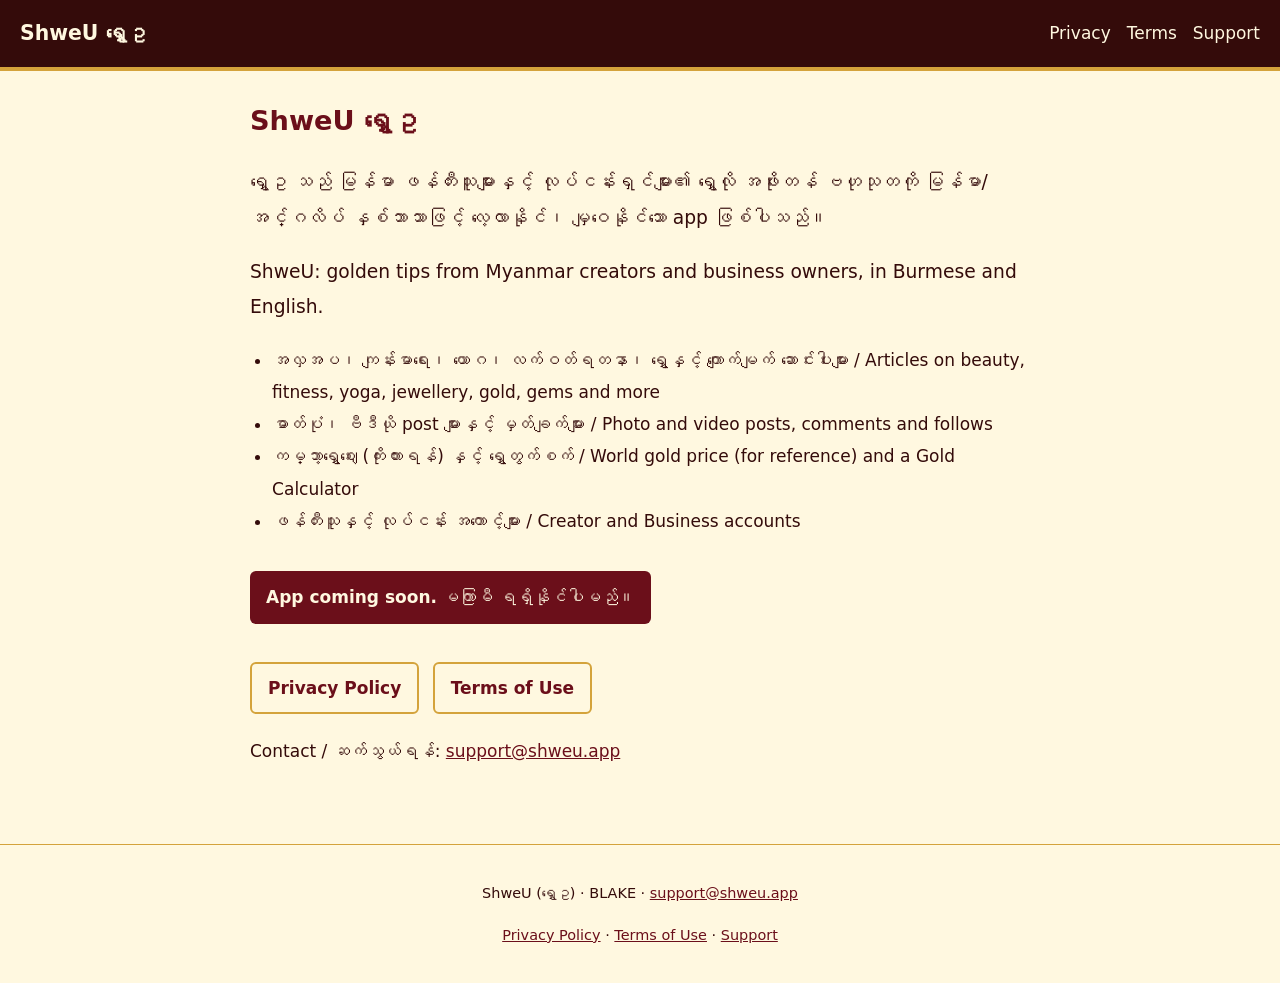
<file: index.html>
<!DOCTYPE html>
<html lang="my">
<head>
<meta charset="utf-8">
<meta name="viewport" content="width=device-width, initial-scale=1">
<meta name="robots" content="index, follow">
<title>ShweU (ရွှေဥ) — Golden tips from Myanmar pros</title>
<meta name="description" content="ShweU (ရွှေဥ): golden tips from Myanmar creators and business owners, in Burmese and English.">
<link rel="canonical" href="https://shweu.app/">
<link rel="stylesheet" href="/styles.css">
</head>
<body>
<header class="site-header">
<!-- Optional ShweU logo goes here, e.g. <img class="logo" src="/logo.png" alt="ShweU"> -->
<a class="brand" href="/">ShweU <span lang="my">ရွှေဥ</span></a>
<nav><a href="/privacy/">Privacy</a><a href="/terms/">Terms</a><a href="/support/">Support</a></nav>
</header>
<main class="home">
<h1>ShweU <span lang="my">ရွှေဥ</span></h1>
<p class="lead" lang="my">ရွှေဥ သည် မြန်မာ ဖန်တီးသူများနှင့် လုပ်ငန်းရှင်များ၏ ရွှေလို အဖိုးတန် ဗဟုသုတကို မြန်မာ/အင်္ဂလိပ် နှစ်ဘာသာဖြင့် လေ့လာနိုင်၊ မျှဝေနိုင်သော app ဖြစ်ပါသည်။</p>
<p class="lead">ShweU: golden tips from Myanmar creators and business owners, in Burmese and English.</p>
<ul class="features">
<li><span lang="my">အလှအပ၊ ကျန်းမာရေး၊ ယောဂ၊ လက်ဝတ်ရတနာ၊ ရွှေနှင့် ကျောက်မျက် ဆောင်းပါးများ</span> / Articles on beauty, fitness, yoga, jewellery, gold, gems and more</li>
<li><span lang="my">ဓာတ်ပုံ၊ ဗီဒီယို post များနှင့် မှတ်ချက်များ</span> / Photo and video posts, comments and follows</li>
<li><span lang="my">ကမ္ဘာ့ရွှေဈေး (ကိုးကားရန်) နှင့် ရွှေတွက်စက်</span> / World gold price (for reference) and a Gold Calculator</li>
<li><span lang="my">ဖန်တီးသူနှင့် လုပ်ငန်း အကောင့်များ</span> / Creator and Business accounts</li>
</ul>
<p class="soon"><strong>App coming soon.</strong> <span lang="my">မကြာမီ ရရှိနိုင်ပါမည်။</span></p>
<p><a class="button" href="/privacy/">Privacy Policy</a> <a class="button" href="/terms/">Terms of Use</a></p>
<p>Contact / <span lang="my">ဆက်သွယ်ရန်</span>: <a href="mailto:support@shweu.app">support@shweu.app</a></p>
</main>
<footer class="site-footer"><p>ShweU (ရွှေဥ) · BLAKE · <a href="mailto:support@shweu.app">support@shweu.app</a></p><p><a href="/privacy/">Privacy Policy</a> · <a href="/terms/">Terms of Use</a> · <a href="/support/">Support</a></p></footer>
</body>
</html>
</file>
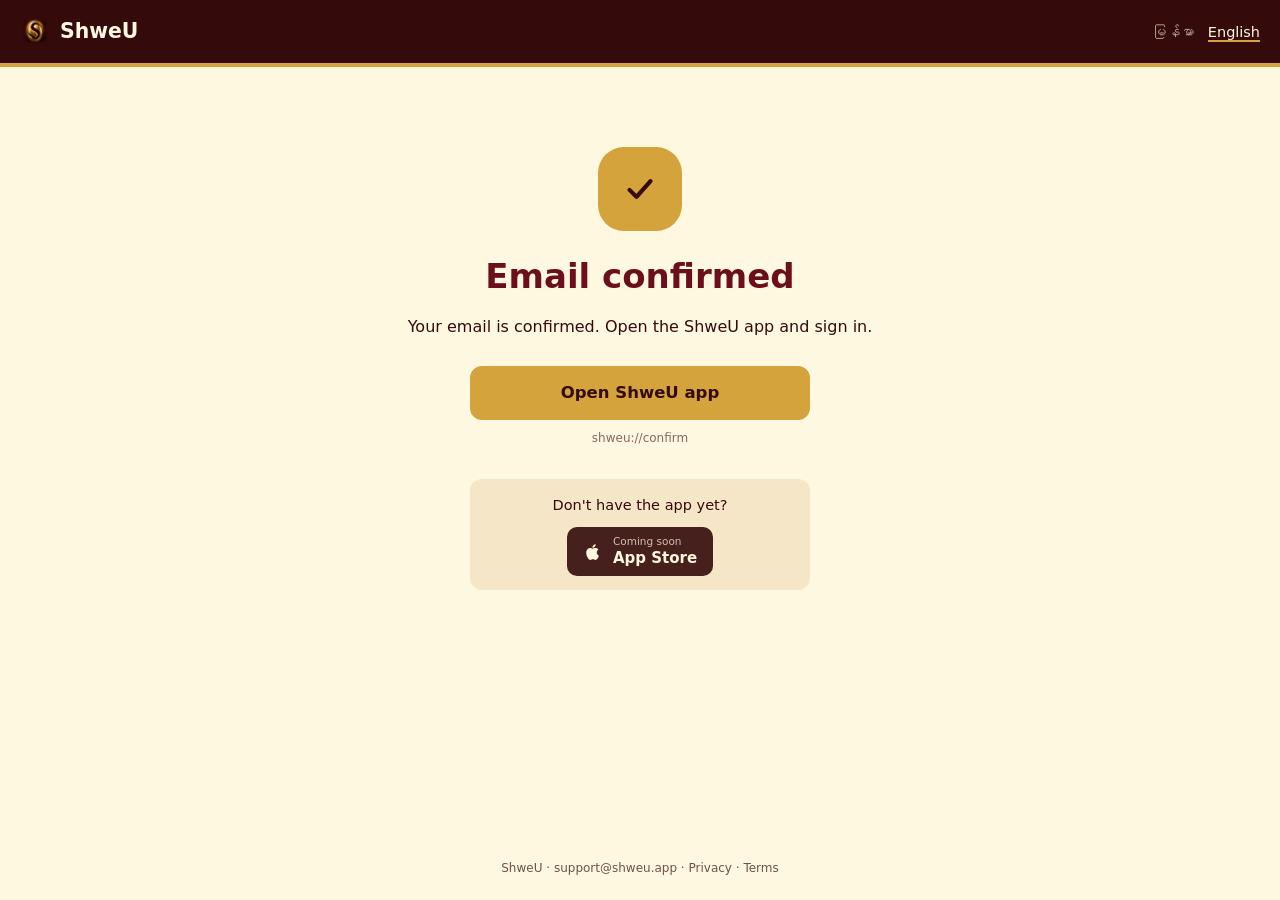
<file: confirm/index.html>
<!DOCTYPE html>
<html lang="en">
<head>
<meta charset="utf-8">
<meta name="viewport" content="width=device-width, initial-scale=1">
<meta name="robots" content="noindex">
<title>Email confirmed — ShweU</title>
<link rel="stylesheet" href="/styles.css">
<link rel="stylesheet" href="/fallback.css">
</head>
<body class="fb" data-state="confirm">
<header class="site-header">
<a class="brand" href="/"><img class="logo" src="/logo.png" alt="" width="30" height="30">ShweU</a>
<nav class="lang"><a href="?lang=my" data-lang="my" lang="my">မြန်မာ</a><a href="?lang=en" data-lang="en">English</a></nav>
</header>
<main class="fb-main">
<div class="fb-card">
<div class="fb-badge" style="background:#D4A33B"><svg width="42" height="42" viewBox="0 0 24 24" fill="none" stroke="#340B0A" stroke-width="2" stroke-linecap="round" stroke-linejoin="round" aria-hidden="true"><path d="M6 12.5l4 4 8-9" stroke="#340B0A" stroke-width="2.4"/></svg></div>
<h1 data-t="title">Email confirmed</h1>
<p class="fb-p" data-t="body">Your email is confirmed. Open the ShweU app and sign in.</p>
<a class="fb-btn" id="open" href="shweu://confirm" data-t="open">Open ShweU app</a>
<div class="fb-code" id="code">shweu://confirm</div>
<div class="fb-alt">
<div data-t="noapp">Don't have the app yet?</div>
<div class="fb-store" aria-disabled="true"><svg width="20" height="22" viewBox="0 0 24 24" fill="#FFF8E0" aria-hidden="true"><path d="M16.5 12.6c0-2.4 2-3.5 2-3.6-1.1-1.6-2.8-1.8-3.4-1.8-1.4-.2-2.8.8-3.5.8s-1.8-.8-3-.8C7 7.3 5.5 8.2 4.7 9.6c-1.7 2.9-.4 7.2 1.2 9.6.8 1.2 1.7 2.4 3 2.4 1.2 0 1.6-.8 3-.8s1.8.8 3 .8c1.3 0 2.1-1.2 2.9-2.3.9-1.3 1.3-2.6 1.3-2.7 0 0-2.6-1-2.6-4zM14.2 5.6c.6-.8 1.1-1.9 1-3-1 0-2.1.7-2.8 1.4-.6.7-1.1 1.8-1 2.9 1.1.1 2.1-.5 2.8-1.3z"/></svg><div><small data-t="soon">Coming soon</small><b>App Store</b></div></div>
</div>
</div>
</main>
<footer class="fb-foot">ShweU · <a href="mailto:support@shweu.app">support@shweu.app</a> · <a href="/privacy/" data-t="privacy">Privacy</a> · <a href="/terms/" data-t="terms">Terms</a></footer>
<script src="/fallback.js"></script>
</body>
</html>
</file>
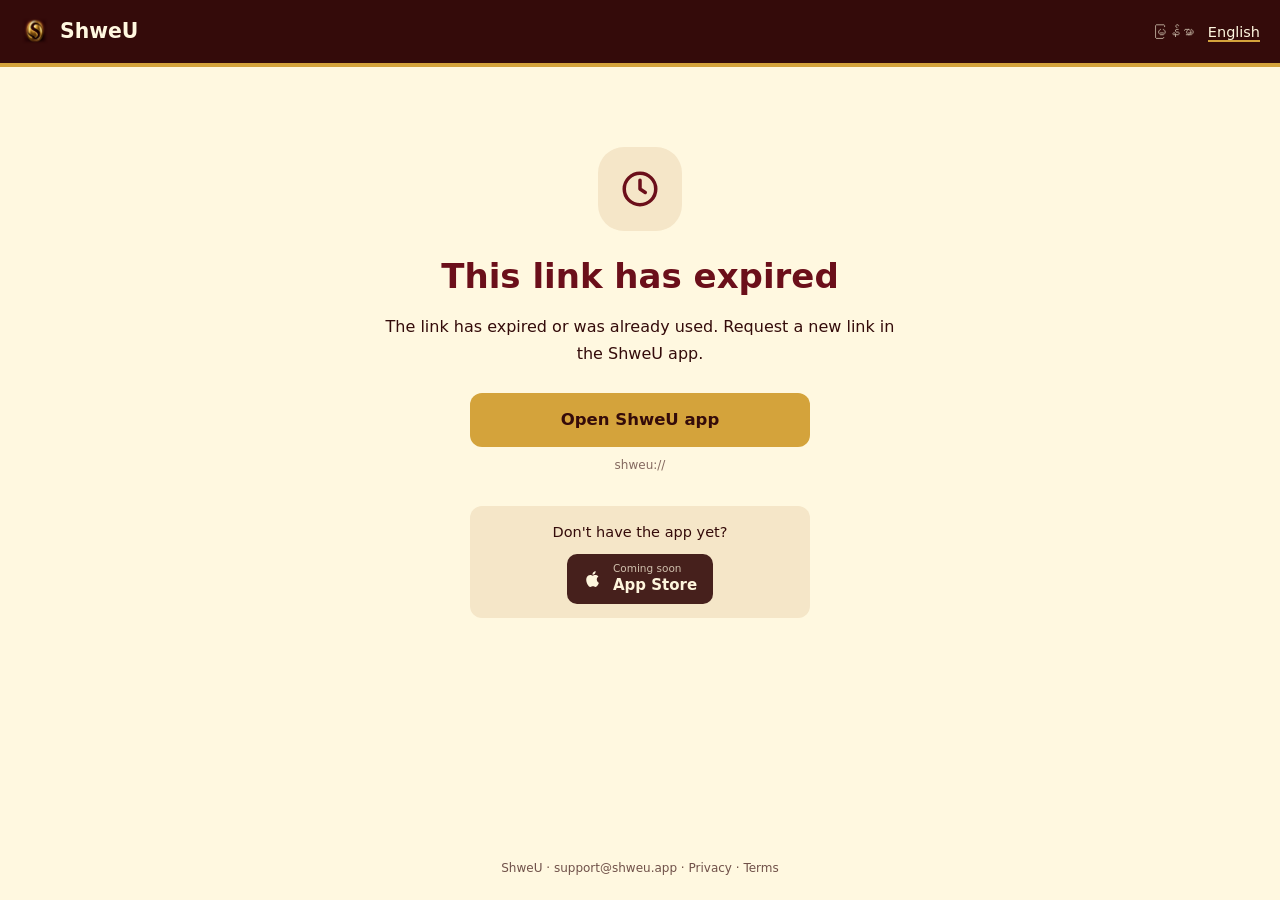
<file: expired/index.html>
<!DOCTYPE html>
<html lang="en">
<head>
<meta charset="utf-8">
<meta name="viewport" content="width=device-width, initial-scale=1">
<meta name="robots" content="noindex">
<title>This link has expired — ShweU</title>
<link rel="stylesheet" href="/styles.css">
<link rel="stylesheet" href="/fallback.css">
</head>
<body class="fb" data-state="expired">
<header class="site-header">
<a class="brand" href="/"><img class="logo" src="/logo.png" alt="" width="30" height="30">ShweU</a>
<nav class="lang"><a href="?lang=my" data-lang="my" lang="my">မြန်မာ</a><a href="?lang=en" data-lang="en">English</a></nav>
</header>
<main class="fb-main">
<div class="fb-card">
<div class="fb-badge" style="background:#F5E6C8"><svg width="42" height="42" viewBox="0 0 24 24" fill="none" stroke="#6B0F1A" stroke-width="2" stroke-linecap="round" stroke-linejoin="round" aria-hidden="true"><circle cx="12" cy="12" r="9"/><path d="M12 7v5l3 2"/></svg></div>
<h1 data-t="title">This link has expired</h1>
<p class="fb-p" data-t="body">The link has expired or was already used. Request a new link in the ShweU app.</p>
<a class="fb-btn" id="open" href="shweu://" data-t="open">Open ShweU app</a>
<div class="fb-code" id="code">shweu://</div>
<div class="fb-alt">
<div data-t="noapp">Don't have the app yet?</div>
<div class="fb-store" aria-disabled="true"><svg width="20" height="22" viewBox="0 0 24 24" fill="#FFF8E0" aria-hidden="true"><path d="M16.5 12.6c0-2.4 2-3.5 2-3.6-1.1-1.6-2.8-1.8-3.4-1.8-1.4-.2-2.8.8-3.5.8s-1.8-.8-3-.8C7 7.3 5.5 8.2 4.7 9.6c-1.7 2.9-.4 7.2 1.2 9.6.8 1.2 1.7 2.4 3 2.4 1.2 0 1.6-.8 3-.8s1.8.8 3 .8c1.3 0 2.1-1.2 2.9-2.3.9-1.3 1.3-2.6 1.3-2.7 0 0-2.6-1-2.6-4zM14.2 5.6c.6-.8 1.1-1.9 1-3-1 0-2.1.7-2.8 1.4-.6.7-1.1 1.8-1 2.9 1.1.1 2.1-.5 2.8-1.3z"/></svg><div><small data-t="soon">Coming soon</small><b>App Store</b></div></div>
</div>
</div>
</main>
<footer class="fb-foot">ShweU · <a href="mailto:support@shweu.app">support@shweu.app</a> · <a href="/privacy/" data-t="privacy">Privacy</a> · <a href="/terms/" data-t="terms">Terms</a></footer>
<script src="/fallback.js"></script>
</body>
</html>
</file>
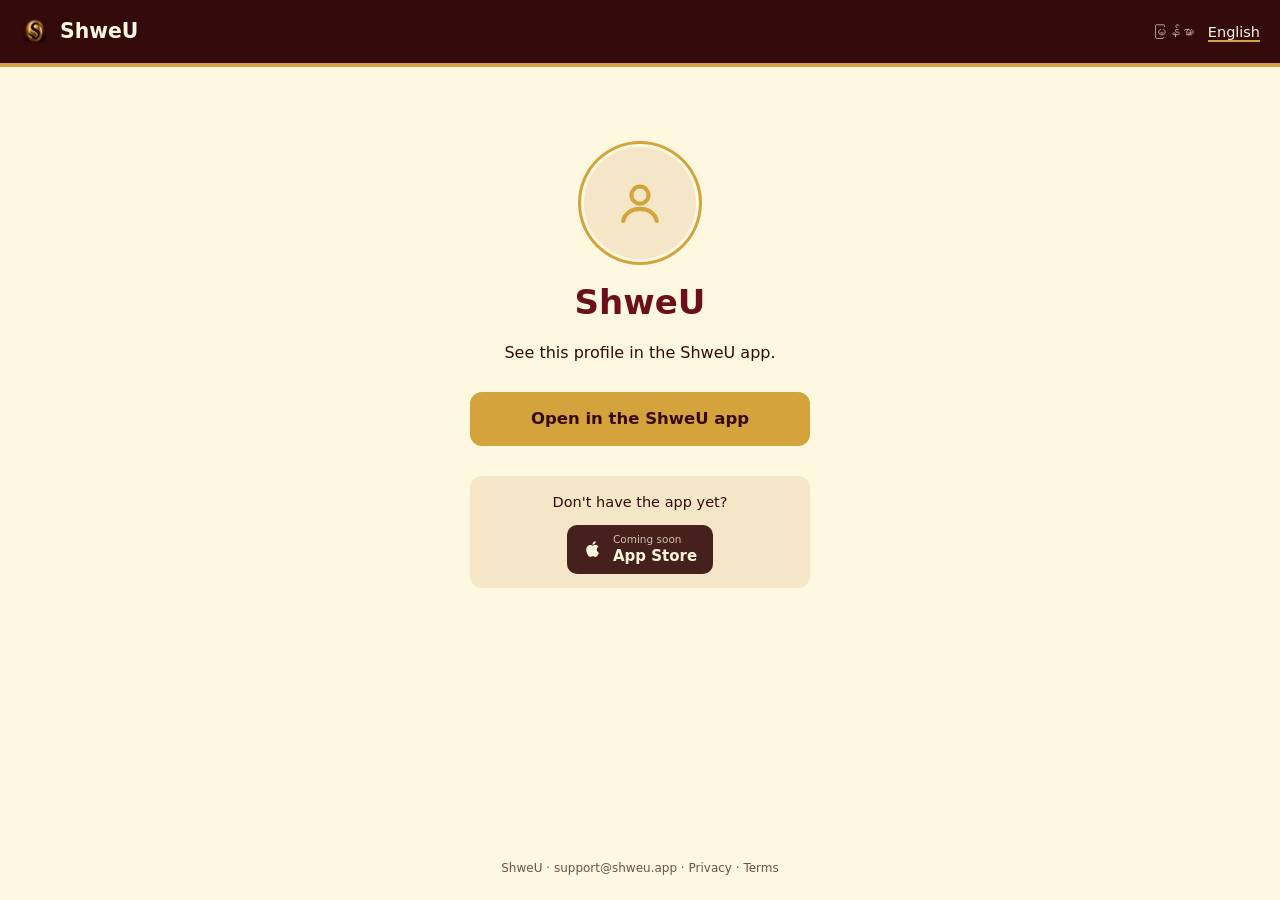
<file: p/index.html>
<!DOCTYPE html>
<html lang="en">
<head>
<meta charset="utf-8">
<meta name="viewport" content="width=device-width, initial-scale=1">
<meta name="robots" content="noindex">
<title>ShweU</title>
<meta property="og:title" content="ShweU — ရွှေဥ">
<meta property="og:description" content="Open this profile in the ShweU app.">
<meta property="og:image" content="https://shweu.app/logo.png">
<link rel="stylesheet" href="/styles.css">
<link rel="stylesheet" href="/fallback.css">
<style>
.pf-av{width:112px;height:112px;border-radius:50%;margin:0 auto 16px;display:flex;align-items:center;justify-content:center;background:#F5E6C8;box-shadow:0 0 0 3px var(--cream),0 0 0 6px var(--gold);overflow:hidden}
.pf-av img{width:100%;height:100%;object-fit:cover;display:block}
.pf-role{display:inline-block;margin-top:8px;background:#F5E6C8;border-radius:12px;padding:0 12px;font-size:13.5px}
.pf-role[hidden],.pf-av img[hidden],.pf-av svg[hidden]{display:none}
.pf-handle{font-size:14px;opacity:.75;margin-top:-6px}
.pf-handle[hidden]{display:none}
.pf-about{white-space:pre-line;max-height:8.5em;overflow:hidden}
.pf-fail{color:var(--maroon2);font-weight:700}
.fb-btn[hidden],#avatar-x[hidden]{display:none}
.fb-btn.line{background:none;border:2px solid var(--gold);margin-top:14px}
</style>
</head>
<body class="fb">
<header class="site-header">
<a class="brand" href="/"><img class="logo" src="/logo.png" alt="" width="30" height="30">ShweU</a>
<nav class="lang"><a href="?lang=my" data-lang="my" lang="my">မြန်မာ</a><a href="?lang=en" data-lang="en">English</a></nav>
</header>
<main class="fb-main">
<div class="fb-card">
<div class="pf-av"><img id="avatar" alt="" hidden><svg id="avatar-none" width="54" height="54" viewBox="0 0 24 24" fill="none" stroke="#D4A33B" stroke-width="1.8" stroke-linecap="round" stroke-linejoin="round" aria-hidden="true"><circle cx="12" cy="8.5" r="3.8"/><path d="M4.5 20c.9-3.6 3.9-5.4 7.5-5.4s6.6 1.8 7.5 5.4"/><path id="avatar-x" d="M16 4l4 4M20 4l-4 4" hidden/></svg></div>
<h1 id="name">ShweU</h1>
<div class="pf-handle" id="handle" hidden></div>
<div class="pf-role" id="role" hidden></div>
<p class="fb-p pf-about" id="about">Open this profile in the ShweU app.</p>
<a class="fb-btn" id="retry" href="#" role="button" hidden>Try again</a>
<a class="fb-btn" id="open" href="shweu://">Open in the ShweU app</a>
<div class="fb-alt">
<div id="noapp">Don't have the app yet?</div>
<div class="fb-store" aria-disabled="true"><svg width="20" height="22" viewBox="0 0 24 24" fill="#FFF8E0" aria-hidden="true"><path d="M16.5 12.6c0-2.4 2-3.5 2-3.6-1.1-1.6-2.8-1.8-3.4-1.8-1.4-.2-2.8.8-3.5.8s-1.8-.8-3-.8C7 7.3 5.5 8.2 4.7 9.6c-1.7 2.9-.4 7.2 1.2 9.6.8 1.2 1.7 2.4 3 2.4 1.2 0 1.6-.8 3-.8s1.8.8 3 .8c1.3 0 2.1-1.2 2.9-2.3.9-1.3 1.3-2.6 1.3-2.7 0 0-2.6-1-2.6-4zM14.2 5.6c.6-.8 1.1-1.9 1-3-1 0-2.1.7-2.8 1.4-.6.7-1.1 1.8-1 2.9 1.1.1 2.1-.5 2.8-1.3z"/></svg><div><small id="soon">Coming soon</small><b>App Store</b></div></div>
</div>
</div>
</main>
<footer class="fb-foot">ShweU · <a href="mailto:support@shweu.app">support@shweu.app</a> · <a href="/privacy/" id="privacy">Privacy</a> · <a href="/terms/" id="terms">Terms</a></footer>
<script src="/p/profile.js"></script>
</body>
</html>
</file>
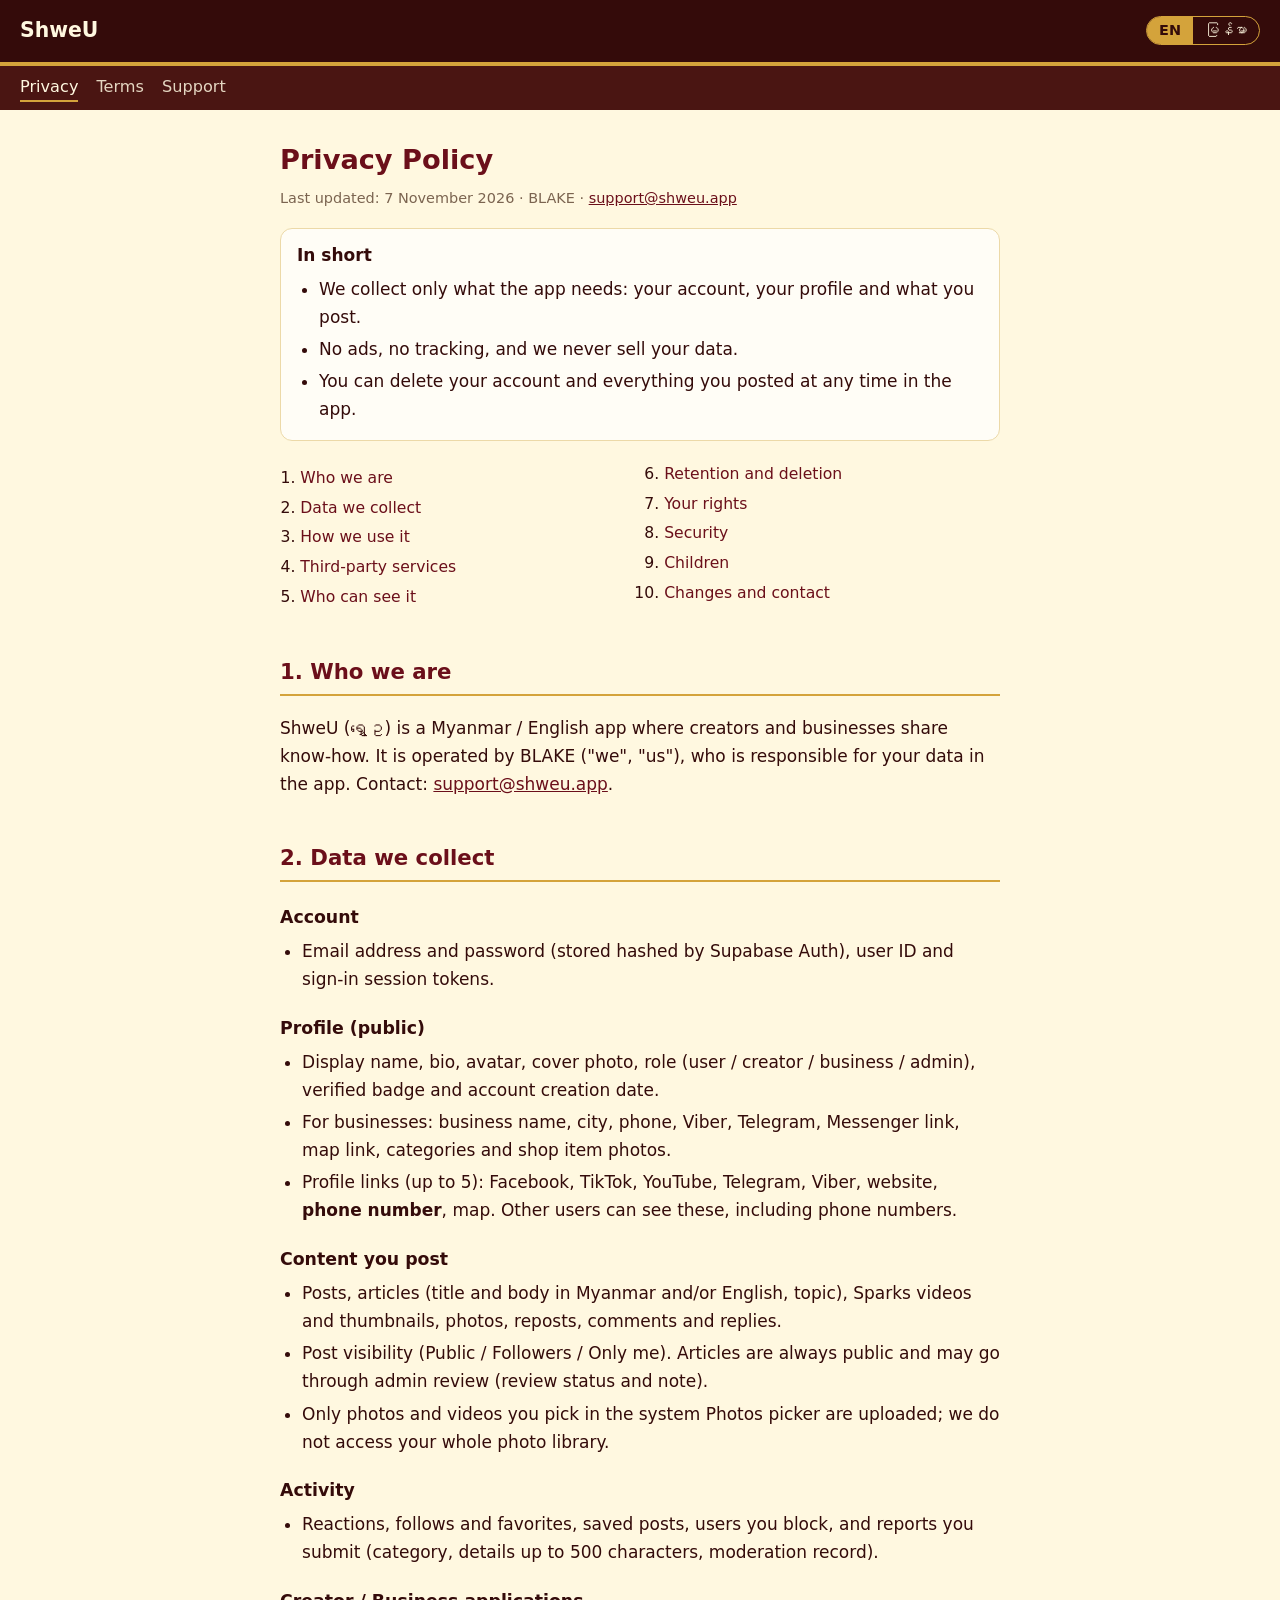
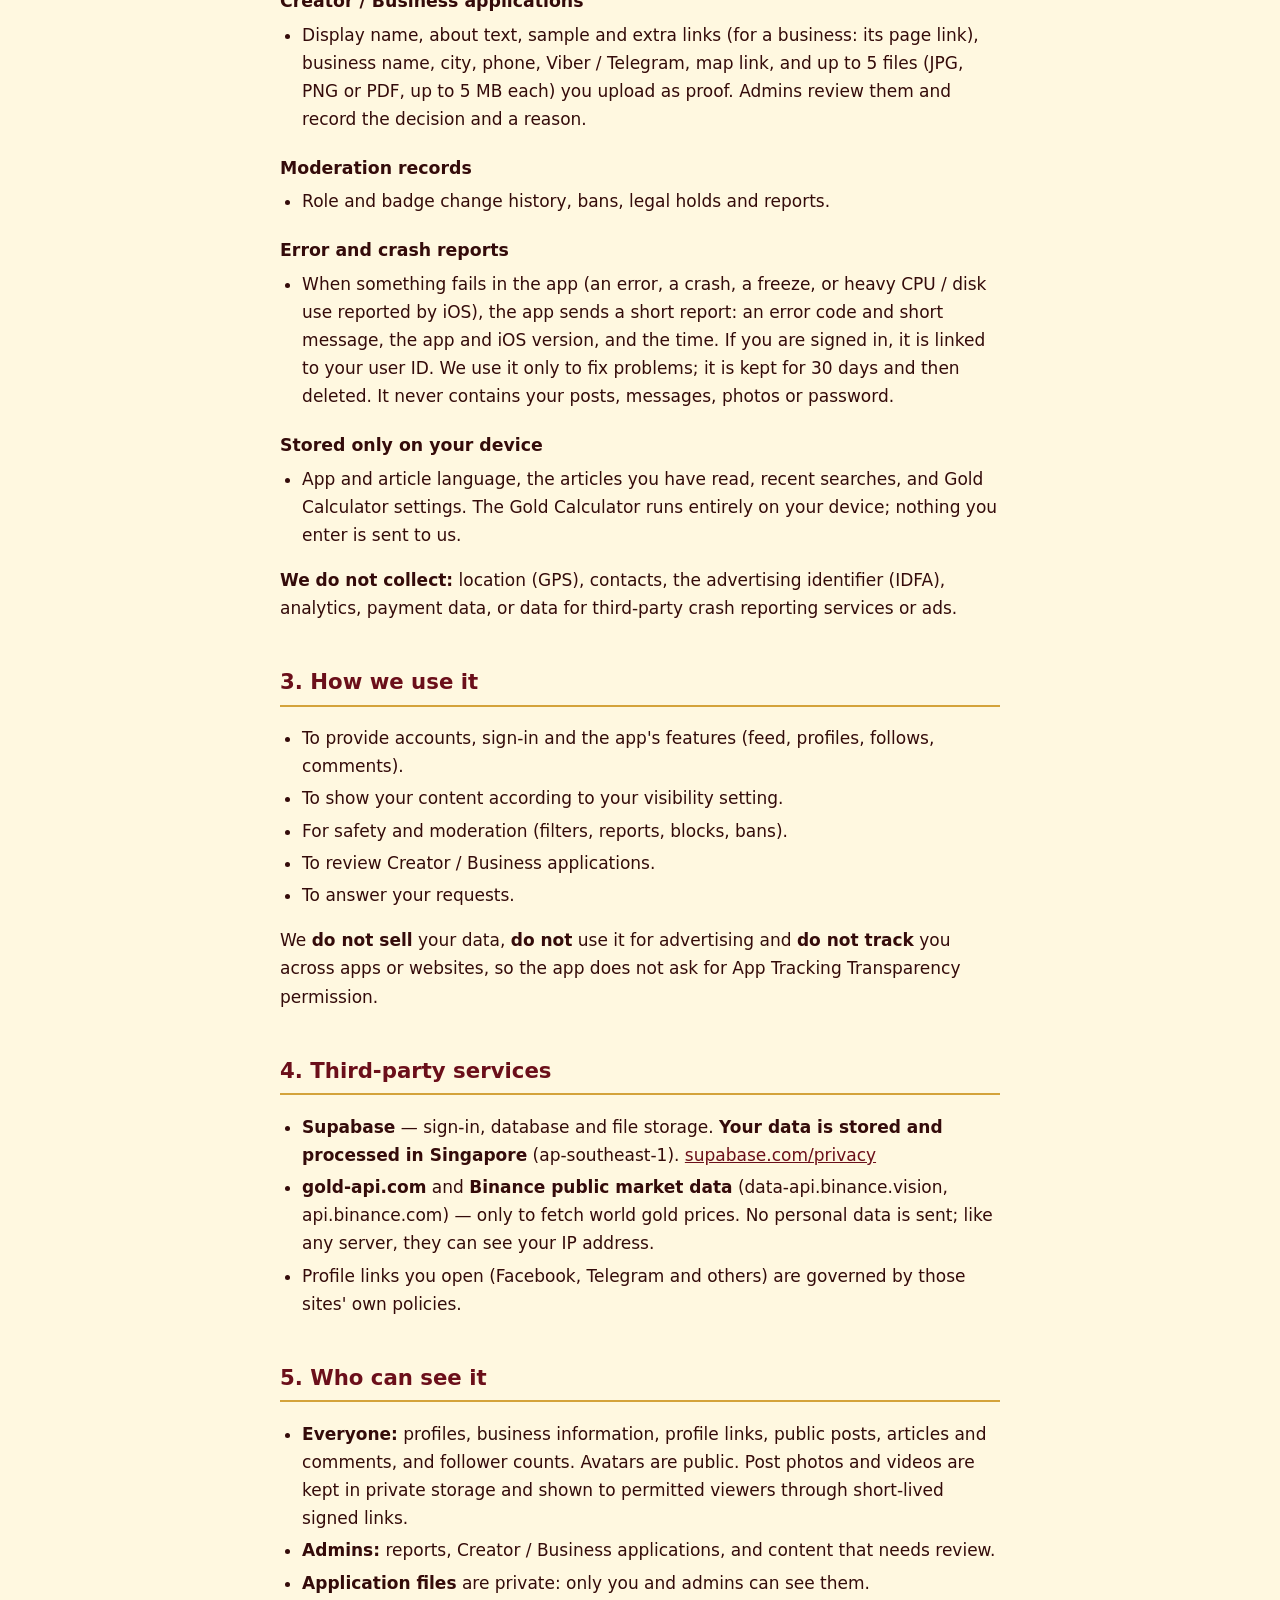
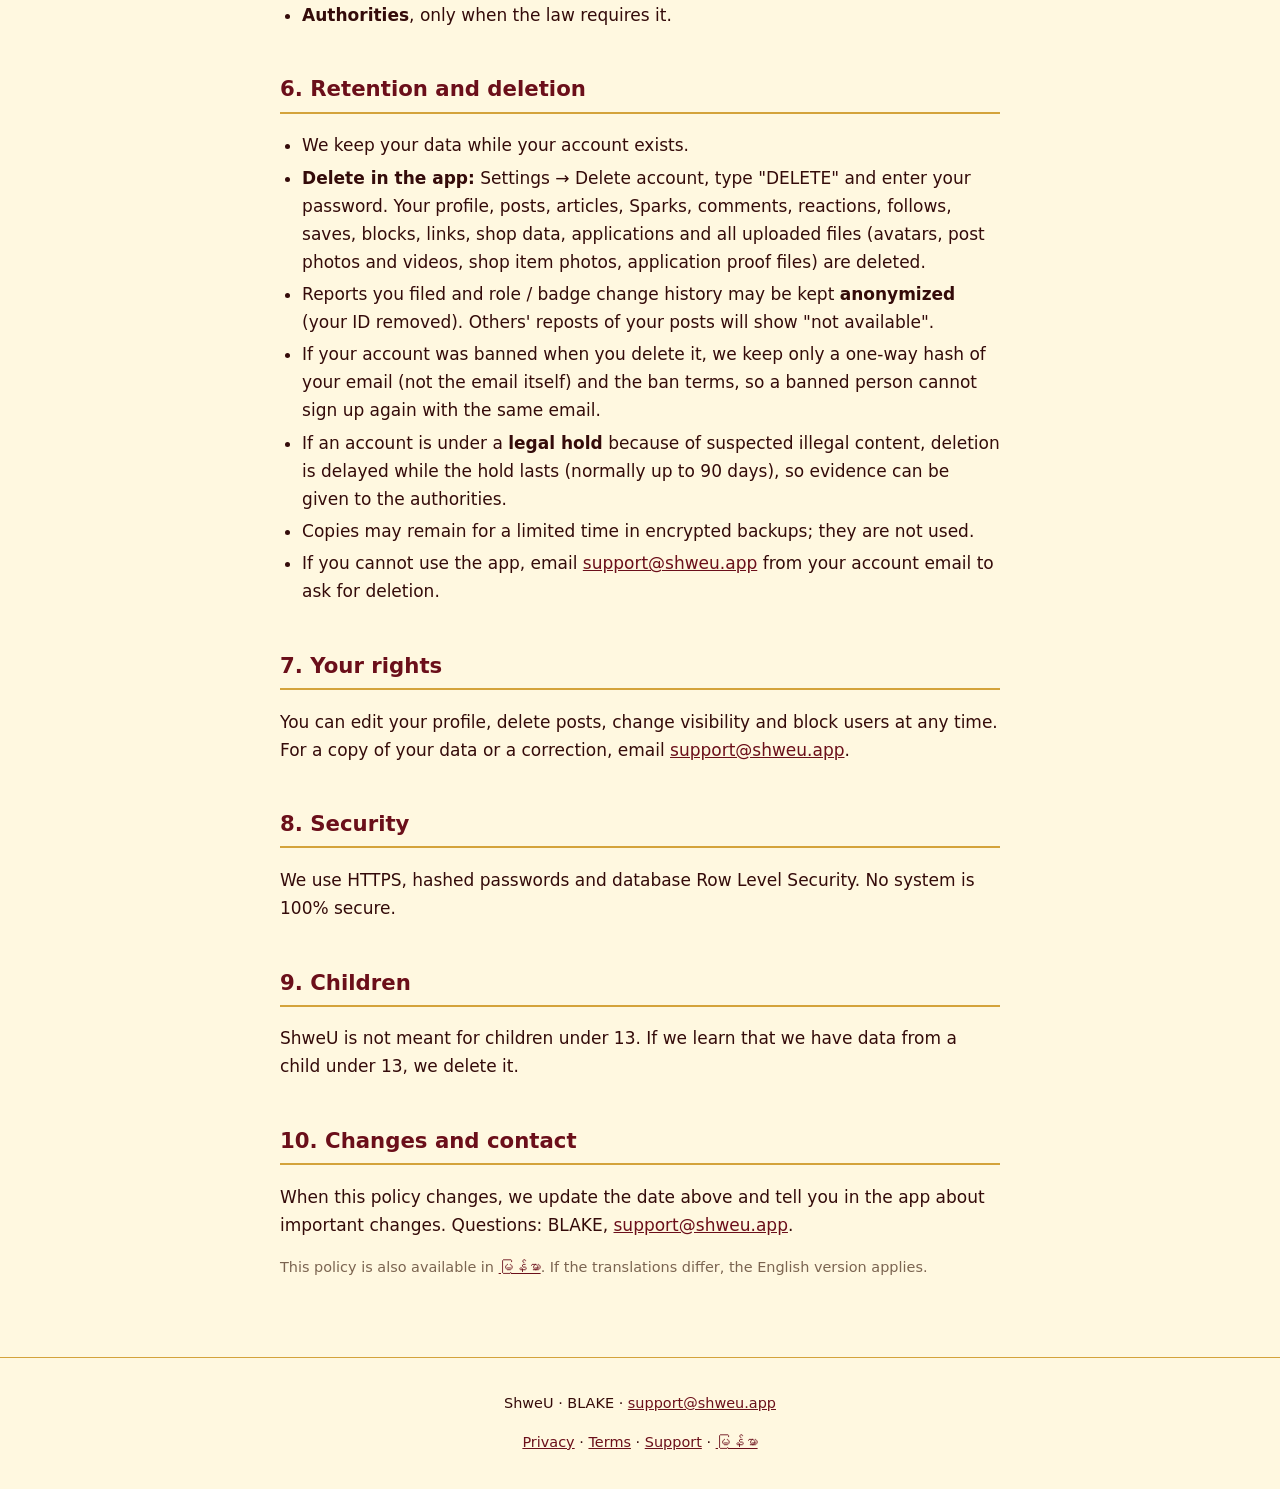
<file: privacy/index.html>
<!DOCTYPE html>
<html lang="en">
<head>
<meta charset="utf-8">
<meta name="viewport" content="width=device-width, initial-scale=1">
<meta name="robots" content="index, follow">
<title>Privacy Policy — ShweU</title>
<meta name="description" content="Privacy Policy for ShweU, a Myanmar / English app where creators and businesses share know-how.">
<link rel="canonical" href="https://shweu.app/privacy/">
<link rel="alternate" hreflang="en" href="https://shweu.app/privacy/">
<link rel="alternate" hreflang="my" href="https://shweu.app/my/privacy/">
<link rel="alternate" hreflang="x-default" href="https://shweu.app/privacy/">
<link rel="stylesheet" href="/styles.css">
<script src="/lang.js" defer></script>
</head>
<body class="doc en" data-page="privacy">
<header class="site-header">
<a class="brand" href="/">ShweU</a>
<div class="lang-switch"><span class="on" aria-current="true">EN</span><a href="/my/privacy/" data-lang="my" lang="my" hreflang="my">မြန်မာ</a></div>
</header>
<nav class="doc-nav"><a href="/privacy/" class="cur" aria-current="page">Privacy</a><a href="/terms/">Terms</a><a href="/support/">Support</a></nav>
<main class="doc-main">
<h1>Privacy Policy</h1>
<p class="meta">Last updated: 7 November 2026 · BLAKE · <a href="mailto:support@shweu.app">support@shweu.app</a></p>
<div class="summary"><p class="summary-title">In short</p><ul>
<li>We collect only what the app needs: your account, your profile and what you post.</li>
<li>No ads, no tracking, and we never sell your data.</li>
<li>You can delete your account and everything you posted at any time in the app.</li></ul></div>
<ol class="toc"><li><a href="#who">Who we are</a></li><li><a href="#collect">Data we collect</a></li><li><a href="#use">How we use it</a></li><li><a href="#third">Third-party services</a></li><li><a href="#share">Who can see it</a></li><li><a href="#retention">Retention and deletion</a></li><li><a href="#rights">Your rights</a></li><li><a href="#security">Security</a></li><li><a href="#children">Children</a></li><li><a href="#changes">Changes and contact</a></li></ol>
<h2 id="who">1. Who we are</h2>
<p>ShweU (ရွှေဥ) is a Myanmar / English app where creators and businesses share know-how. It is operated by BLAKE ("we", "us"), who is responsible for your data in the app. Contact: <a href="mailto:support@shweu.app">support@shweu.app</a>.</p>
<h2 id="collect">2. Data we collect</h2>
<h3>Account</h3>
<ul><li>Email address and password (stored hashed by Supabase Auth), user ID and sign-in session tokens.</li></ul>
<h3>Profile (public)</h3>
<ul><li>Display name, bio, avatar, cover photo, role (user / creator / business / admin), verified badge and account creation date.</li>
<li>For businesses: business name, city, phone, Viber, Telegram, Messenger link, map link, categories and shop item photos.</li>
<li>Profile links (up to 5): Facebook, TikTok, YouTube, Telegram, Viber, website, <strong>phone number</strong>, map. Other users can see these, including phone numbers.</li></ul>
<h3>Content you post</h3>
<ul><li>Posts, articles (title and body in Myanmar and/or English, topic), Sparks videos and thumbnails, photos, reposts, comments and replies.</li>
<li>Post visibility (Public / Followers / Only me). Articles are always public and may go through admin review (review status and note).</li>
<li>Only photos and videos you pick in the system Photos picker are uploaded; we do not access your whole photo library.</li></ul>
<h3>Activity</h3>
<ul><li>Reactions, follows and favorites, saved posts, users you block, and reports you submit (category, details up to 500 characters, moderation record).</li></ul>
<h3>Creator / Business applications</h3>
<ul><li>Display name, about text, sample and extra links (for a business: its page link), business name, city, phone, Viber / Telegram, map link, and up to 5 files (JPG, PNG or PDF, up to 5 MB each) you upload as proof. Admins review them and record the decision and a reason.</li></ul>
<h3>Moderation records</h3>
<ul><li>Role and badge change history, bans, legal holds and reports.</li></ul>
<h3>Error and crash reports</h3>
<ul><li>When something fails in the app (an error, a crash, a freeze, or heavy CPU / disk use reported by iOS), the app sends a short report: an error code and short message, the app and iOS version, and the time. If you are signed in, it is linked to your user ID. We use it only to fix problems; it is kept for 30 days and then deleted. It never contains your posts, messages, photos or password.</li></ul>
<h3>Stored only on your device</h3>
<ul><li>App and article language, the articles you have read, recent searches, and Gold Calculator settings. The Gold Calculator runs entirely on your device; nothing you enter is sent to us.</li></ul>
<p><strong>We do not collect:</strong> location (GPS), contacts, the advertising identifier (IDFA), analytics, payment data, or data for third-party crash reporting services or ads.</p>
<h2 id="use">3. How we use it</h2>
<ul><li>To provide accounts, sign-in and the app's features (feed, profiles, follows, comments).</li>
<li>To show your content according to your visibility setting.</li>
<li>For safety and moderation (filters, reports, blocks, bans).</li>
<li>To review Creator / Business applications.</li>
<li>To answer your requests.</li></ul>
<p>We <strong>do not sell</strong> your data, <strong>do not</strong> use it for advertising and <strong>do not track</strong> you across apps or websites, so the app does not ask for App Tracking Transparency permission.</p>
<h2 id="third">4. Third-party services</h2>
<ul><li><strong>Supabase</strong> — sign-in, database and file storage. <strong>Your data is stored and processed in Singapore</strong> (ap-southeast-1). <a href="https://supabase.com/privacy">supabase.com/privacy</a></li>
<li><strong>gold-api.com</strong> and <strong>Binance public market data</strong> (data-api.binance.vision, api.binance.com) — only to fetch world gold prices. No personal data is sent; like any server, they can see your IP address.</li>
<li>Profile links you open (Facebook, Telegram and others) are governed by those sites' own policies.</li></ul>
<h2 id="share">5. Who can see it</h2>
<ul><li><strong>Everyone:</strong> profiles, business information, profile links, public posts, articles and comments, and follower counts. Avatars are public. Post photos and videos are kept in private storage and shown to permitted viewers through short-lived signed links.</li>
<li><strong>Admins:</strong> reports, Creator / Business applications, and content that needs review.</li>
<li><strong>Application files</strong> are private: only you and admins can see them.</li>
<li><strong>Authorities</strong>, only when the law requires it.</li></ul>
<h2 id="retention">6. Retention and deletion</h2>
<ul><li>We keep your data while your account exists.</li>
<li><strong>Delete in the app:</strong> Settings → Delete account, type "DELETE" and enter your password. Your profile, posts, articles, Sparks, comments, reactions, follows, saves, blocks, links, shop data, applications and all uploaded files (avatars, post photos and videos, shop item photos, application proof files) are deleted.</li>
<li>Reports you filed and role / badge change history may be kept <strong>anonymized</strong> (your ID removed). Others' reposts of your posts will show "not available".</li>
<li>If your account was banned when you delete it, we keep only a one-way hash of your email (not the email itself) and the ban terms, so a banned person cannot sign up again with the same email.</li>
<li>If an account is under a <strong>legal hold</strong> because of suspected illegal content, deletion is delayed while the hold lasts (normally up to 90 days), so evidence can be given to the authorities.</li>
<li>Copies may remain for a limited time in encrypted backups; they are not used.</li>
<li>If you cannot use the app, email <a href="mailto:support@shweu.app">support@shweu.app</a> from your account email to ask for deletion.</li></ul>
<h2 id="rights">7. Your rights</h2>
<p>You can edit your profile, delete posts, change visibility and block users at any time. For a copy of your data or a correction, email <a href="mailto:support@shweu.app">support@shweu.app</a>.</p>
<h2 id="security">8. Security</h2>
<p>We use HTTPS, hashed passwords and database Row Level Security. No system is 100% secure.</p>
<h2 id="children">9. Children</h2>
<p>ShweU is not meant for children under 13. If we learn that we have data from a child under 13, we delete it.</p>
<h2 id="changes">10. Changes and contact</h2>
<p>When this policy changes, we update the date above and tell you in the app about important changes. Questions: BLAKE, <a href="mailto:support@shweu.app">support@shweu.app</a>.</p>
<p class="meta">This policy is also available in <a href="/my/privacy/" data-lang="my" lang="my">မြန်မာ</a>. If the translations differ, the English version applies.</p>
</main>
<footer class="site-footer"><p>ShweU · BLAKE · <a href="mailto:support@shweu.app">support@shweu.app</a></p><p><a href="/privacy/">Privacy</a> · <a href="/terms/">Terms</a> · <a href="/support/">Support</a> · <a href="/my/privacy/" data-lang="my">မြန်မာ</a></p></footer>
</body>
</html>
</file>
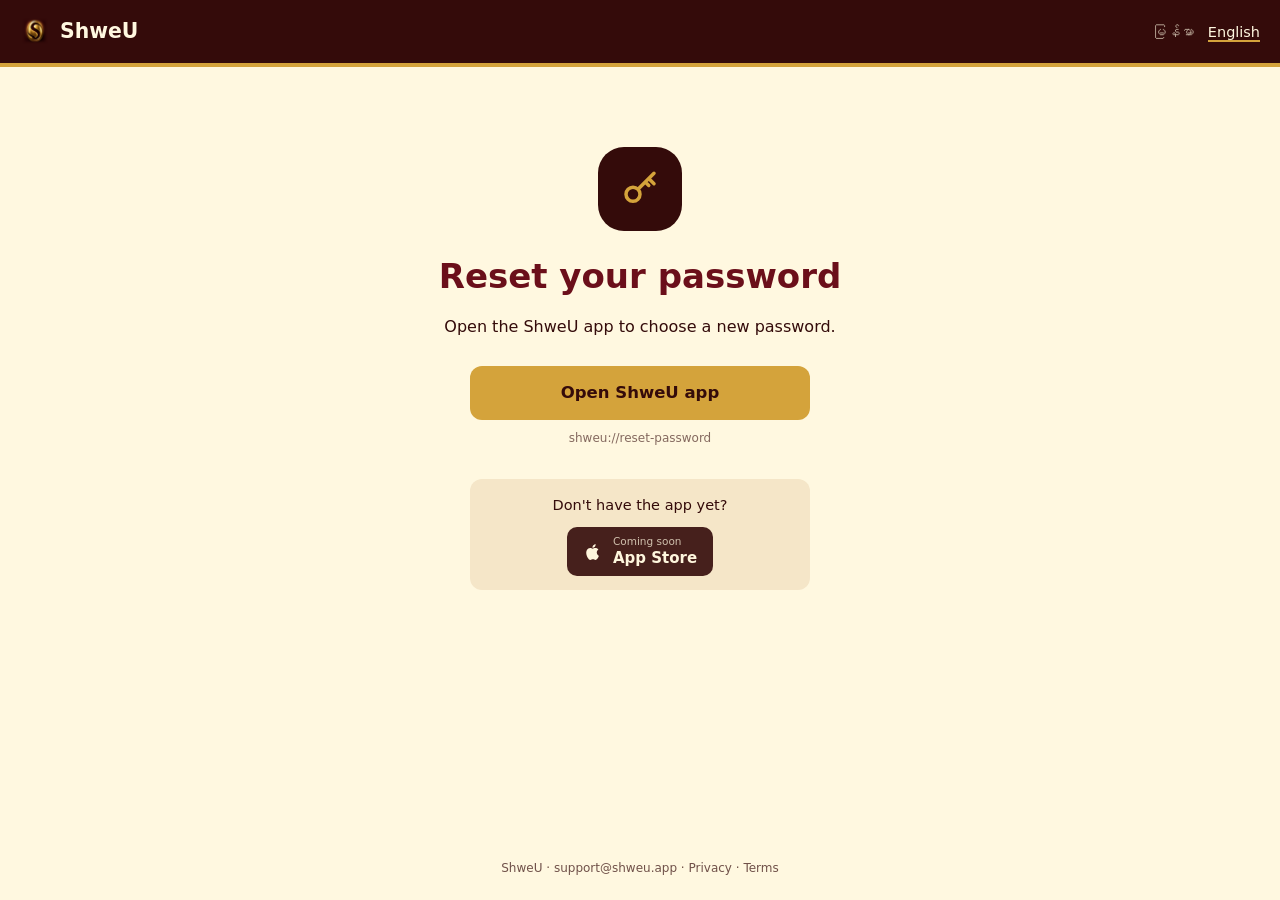
<file: reset-password/index.html>
<!DOCTYPE html>
<html lang="en">
<head>
<meta charset="utf-8">
<meta name="viewport" content="width=device-width, initial-scale=1">
<meta name="robots" content="noindex">
<title>Reset your password — ShweU</title>
<link rel="stylesheet" href="/styles.css">
<link rel="stylesheet" href="/fallback.css">
</head>
<body class="fb" data-state="reset-password">
<header class="site-header">
<a class="brand" href="/"><img class="logo" src="/logo.png" alt="" width="30" height="30">ShweU</a>
<nav class="lang"><a href="?lang=my" data-lang="my" lang="my">မြန်မာ</a><a href="?lang=en" data-lang="en">English</a></nav>
</header>
<main class="fb-main">
<div class="fb-card">
<div class="fb-badge" style="background:#340B0A"><svg width="42" height="42" viewBox="0 0 24 24" fill="none" stroke="#D4A33B" stroke-width="2" stroke-linecap="round" stroke-linejoin="round" aria-hidden="true"><circle cx="8" cy="15" r="4"/><path d="M11 12l9-9M17 6l3 3M15 8l2 2"/></svg></div>
<h1 data-t="title">Reset your password</h1>
<p class="fb-p" data-t="body">Open the ShweU app to choose a new password.</p>
<a class="fb-btn" id="open" href="shweu://reset-password" data-t="open">Open ShweU app</a>
<div class="fb-code" id="code">shweu://reset-password</div>
<div class="fb-alt">
<div data-t="noapp">Don't have the app yet?</div>
<div class="fb-store" aria-disabled="true"><svg width="20" height="22" viewBox="0 0 24 24" fill="#FFF8E0" aria-hidden="true"><path d="M16.5 12.6c0-2.4 2-3.5 2-3.6-1.1-1.6-2.8-1.8-3.4-1.8-1.4-.2-2.8.8-3.5.8s-1.8-.8-3-.8C7 7.3 5.5 8.2 4.7 9.6c-1.7 2.9-.4 7.2 1.2 9.6.8 1.2 1.7 2.4 3 2.4 1.2 0 1.6-.8 3-.8s1.8.8 3 .8c1.3 0 2.1-1.2 2.9-2.3.9-1.3 1.3-2.6 1.3-2.7 0 0-2.6-1-2.6-4zM14.2 5.6c.6-.8 1.1-1.9 1-3-1 0-2.1.7-2.8 1.4-.6.7-1.1 1.8-1 2.9 1.1.1 2.1-.5 2.8-1.3z"/></svg><div><small data-t="soon">Coming soon</small><b>App Store</b></div></div>
</div>
</div>
</main>
<footer class="fb-foot">ShweU · <a href="mailto:support@shweu.app">support@shweu.app</a> · <a href="/privacy/" data-t="privacy">Privacy</a> · <a href="/terms/" data-t="terms">Terms</a></footer>
<script src="/fallback.js"></script>
</body>
</html>
</file>
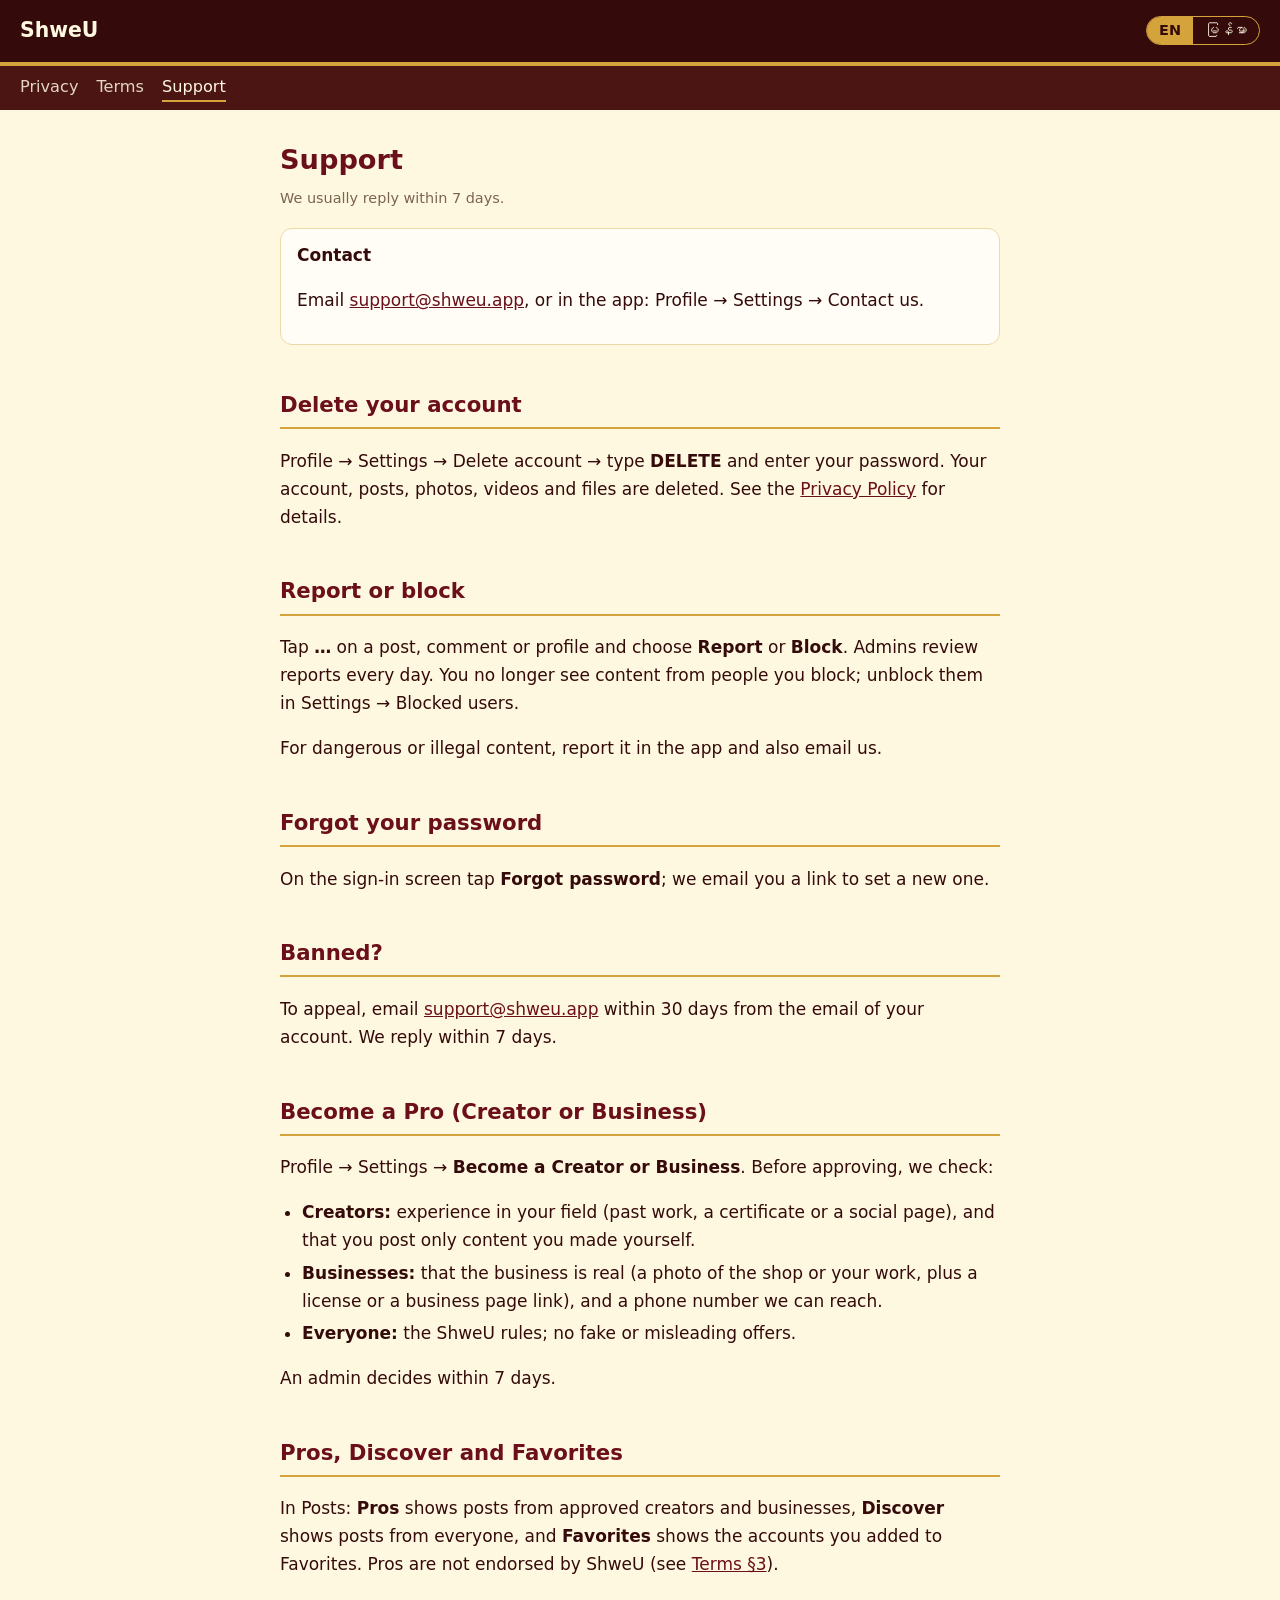
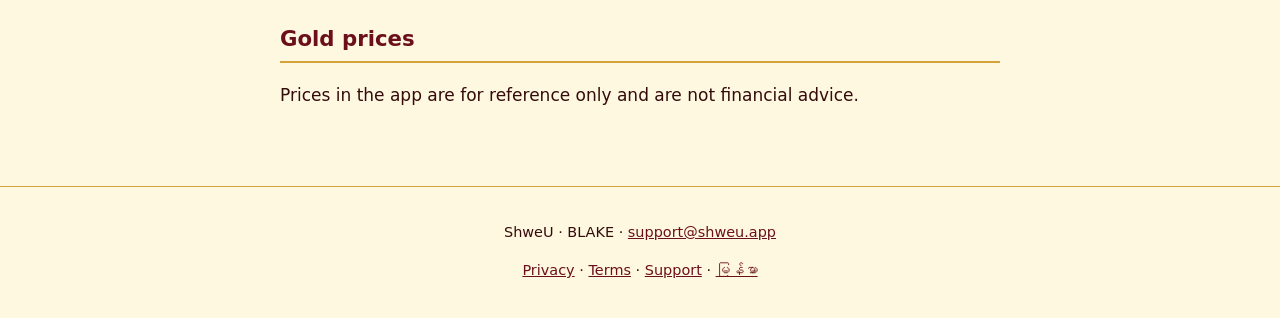
<file: support/index.html>
<!DOCTYPE html>
<html lang="en">
<head>
<meta charset="utf-8">
<meta name="viewport" content="width=device-width, initial-scale=1">
<meta name="robots" content="index, follow">
<title>Support — ShweU</title>
<meta name="description" content="Help and contact for ShweU: account, becoming a Pro, deleting your account, reporting and blocking.">
<link rel="canonical" href="https://shweu.app/support/">
<link rel="alternate" hreflang="en" href="https://shweu.app/support/">
<link rel="alternate" hreflang="my" href="https://shweu.app/my/support/">
<link rel="alternate" hreflang="x-default" href="https://shweu.app/support/">
<link rel="stylesheet" href="/styles.css">
<script src="/lang.js" defer></script>
</head>
<body class="doc en" data-page="support">
<header class="site-header">
<a class="brand" href="/">ShweU</a>
<div class="lang-switch"><span class="on" aria-current="true">EN</span><a href="/my/support/" data-lang="my" lang="my" hreflang="my">မြန်မာ</a></div>
</header>
<nav class="doc-nav"><a href="/privacy/">Privacy</a><a href="/terms/">Terms</a><a href="/support/" class="cur" aria-current="page">Support</a></nav>
<main class="doc-main">
<h1>Support</h1>
<p class="meta">We usually reply within 7 days.</p>
<div class="summary"><p class="summary-title">Contact</p><p>Email <a href="mailto:support@shweu.app">support@shweu.app</a>, or in the app: Profile → Settings → Contact us.</p></div>
<h2 id="delete">Delete your account</h2>
<p>Profile → Settings → Delete account → type <strong>DELETE</strong> and enter your password. Your account, posts, photos, videos and files are deleted. See the <a href="/privacy/#retention">Privacy Policy</a> for details.</p>
<h2 id="report">Report or block</h2>
<p>Tap <strong>…</strong> on a post, comment or profile and choose <strong>Report</strong> or <strong>Block</strong>. Admins review reports every day. You no longer see content from people you block; unblock them in Settings → Blocked users.</p>
<p>For dangerous or illegal content, report it in the app and also email us.</p>
<h2 id="password">Forgot your password</h2>
<p>On the sign-in screen tap <strong>Forgot password</strong>; we email you a link to set a new one.</p>
<h2 id="ban">Banned?</h2>
<p>To appeal, email <a href="mailto:support@shweu.app">support@shweu.app</a> within 30 days from the email of your account. We reply within 7 days.</p>
<h2 id="pro">Become a Pro (Creator or Business)</h2>
<p>Profile → Settings → <strong>Become a Creator or Business</strong>. Before approving, we check:</p>
<ul><li><strong>Creators:</strong> experience in your field (past work, a certificate or a social page), and that you post only content you made yourself.</li>
<li><strong>Businesses:</strong> that the business is real (a photo of the shop or your work, plus a license or a business page link), and a phone number we can reach.</li>
<li><strong>Everyone:</strong> the ShweU rules; no fake or misleading offers.</li></ul>
<p>An admin decides within 7 days.</p>
<h2 id="tabs">Pros, Discover and Favorites</h2>
<p>In Posts: <strong>Pros</strong> shows posts from approved creators and businesses, <strong>Discover</strong> shows posts from everyone, and <strong>Favorites</strong> shows the accounts you added to Favorites. Pros are not endorsed by ShweU (see <a href="/terms/#gold">Terms §3</a>).</p>
<h2 id="prices">Gold prices</h2>
<p>Prices in the app are for reference only and are not financial advice.</p>
</main>
<footer class="site-footer"><p>ShweU · BLAKE · <a href="mailto:support@shweu.app">support@shweu.app</a></p><p><a href="/privacy/">Privacy</a> · <a href="/terms/">Terms</a> · <a href="/support/">Support</a> · <a href="/my/support/" data-lang="my">မြန်မာ</a></p></footer>
</body>
</html>
</file>
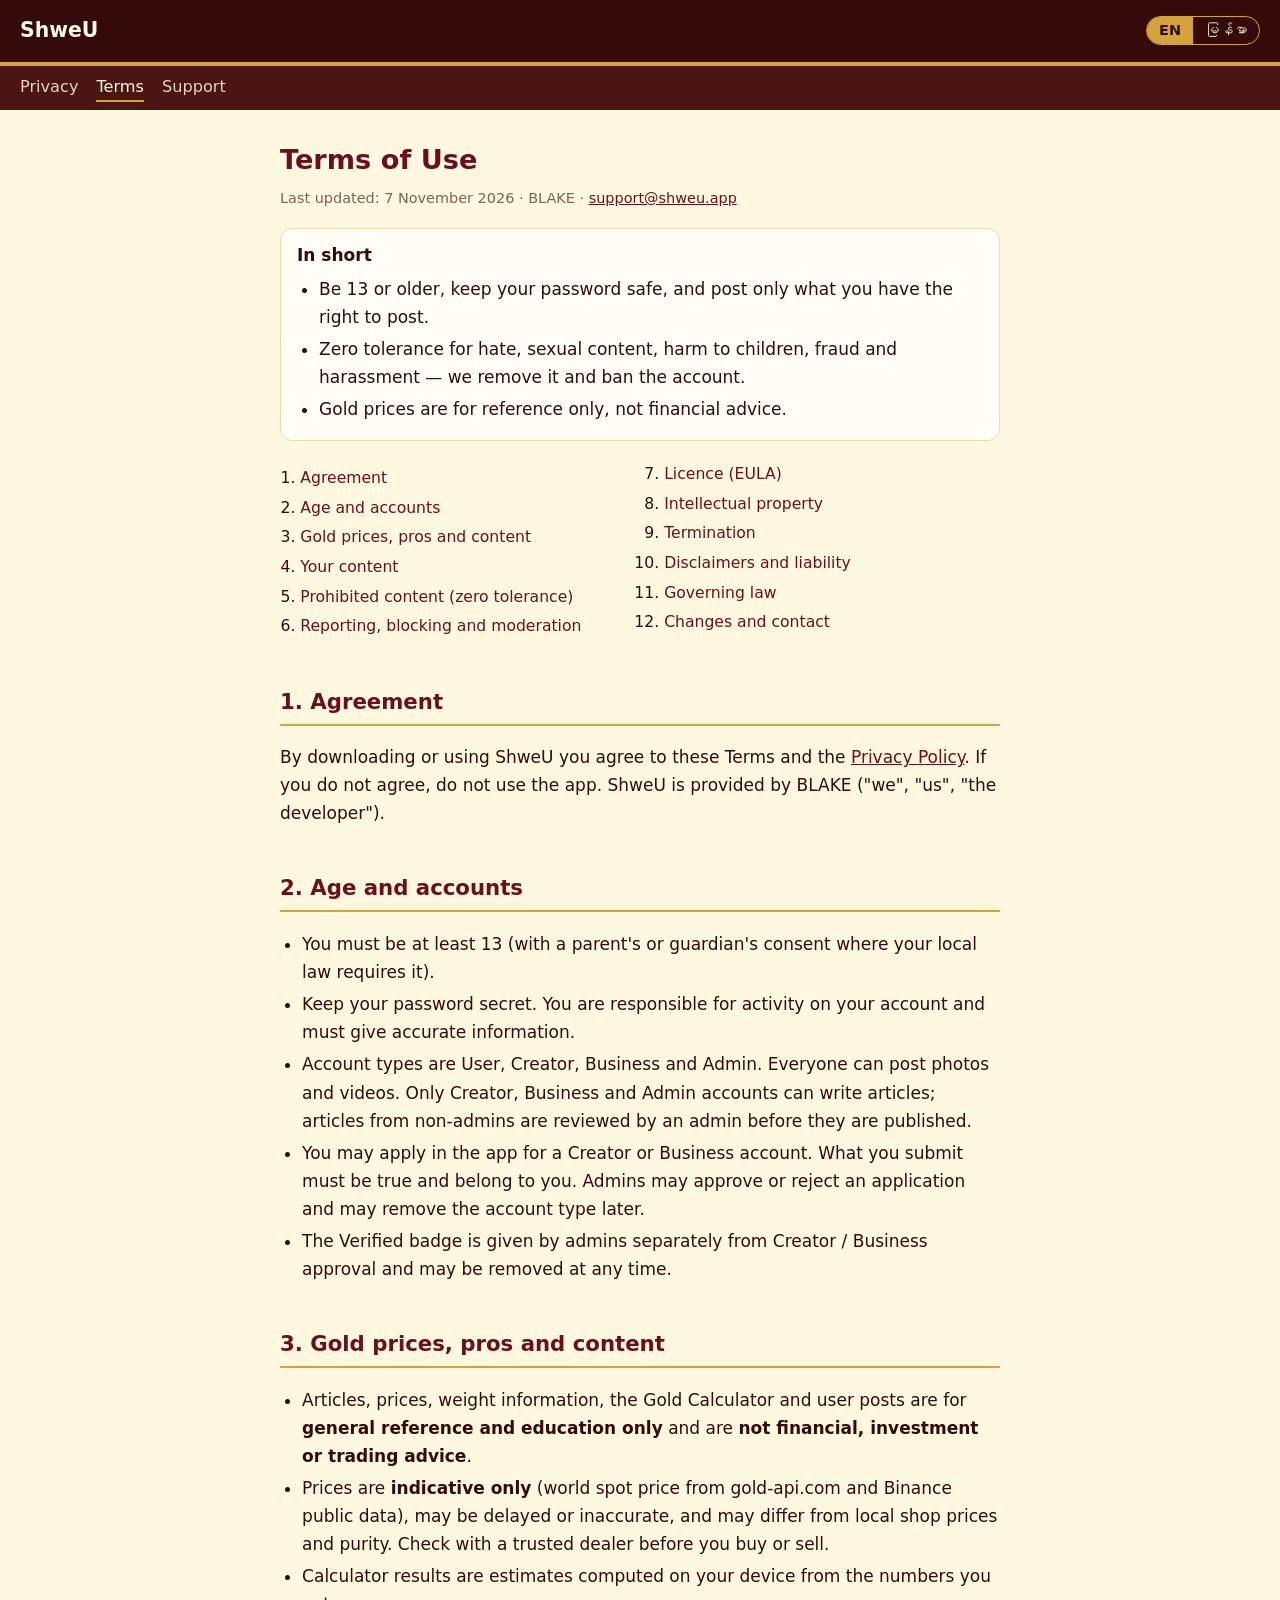
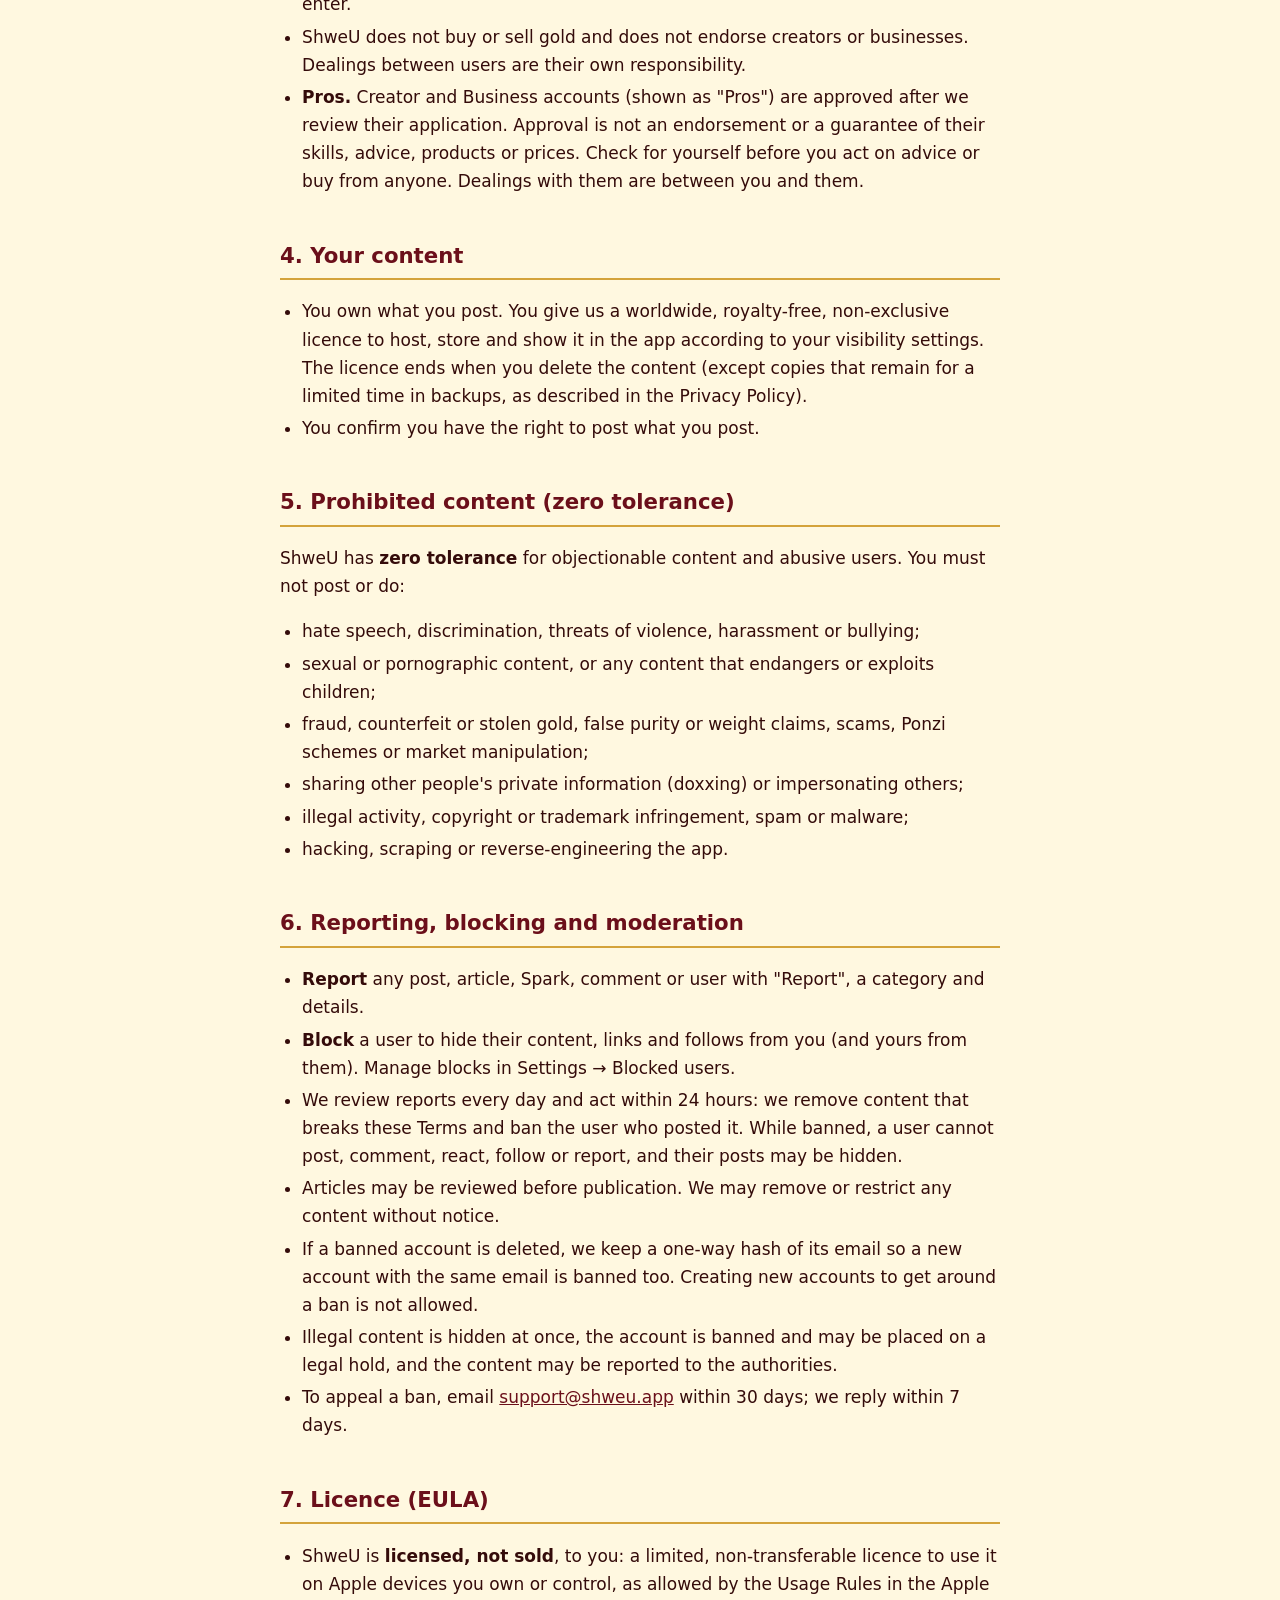
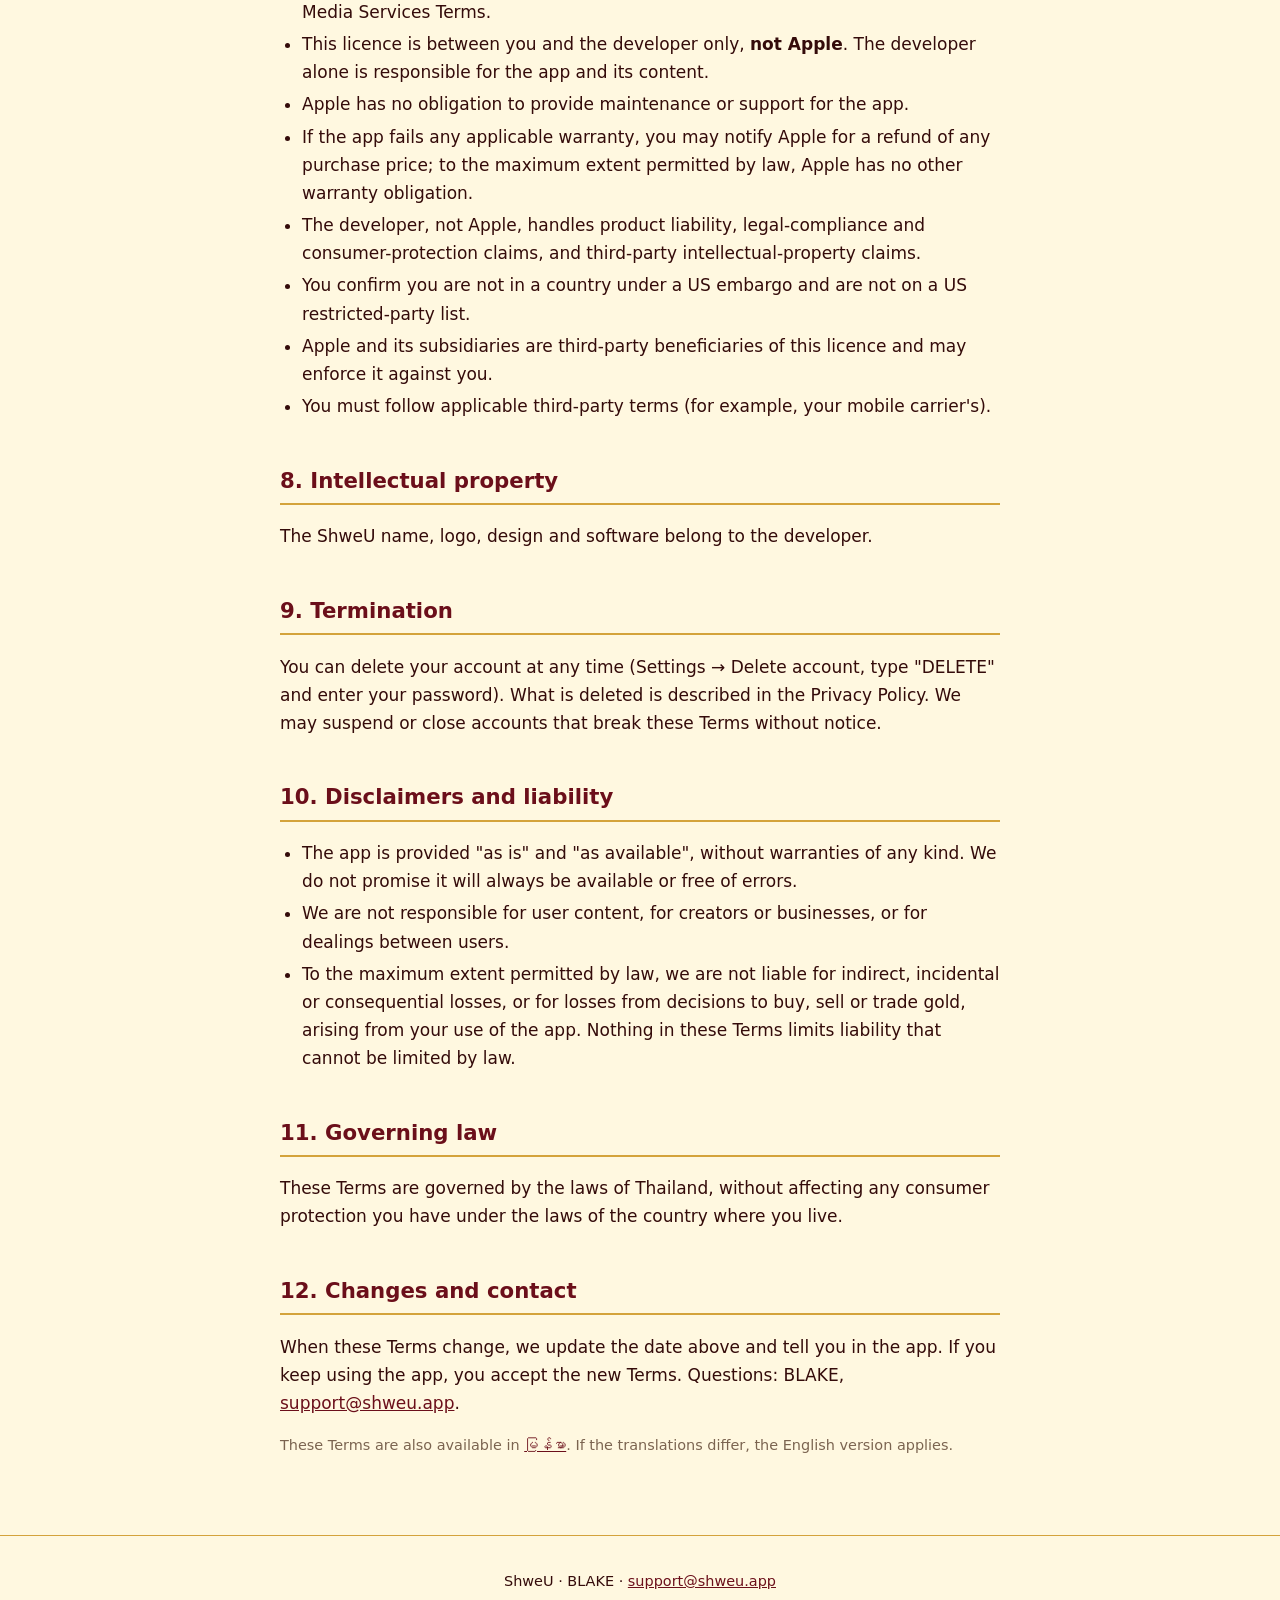
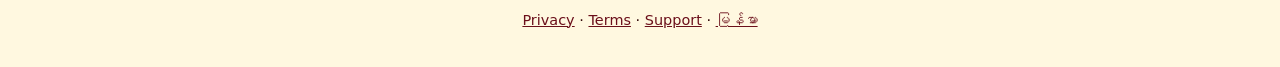
<file: terms/index.html>
<!DOCTYPE html>
<html lang="en">
<head>
<meta charset="utf-8">
<meta name="viewport" content="width=device-width, initial-scale=1">
<meta name="robots" content="index, follow">
<title>Terms of Use — ShweU</title>
<meta name="description" content="Terms of Use (including EULA) for ShweU.">
<link rel="canonical" href="https://shweu.app/terms/">
<link rel="alternate" hreflang="en" href="https://shweu.app/terms/">
<link rel="alternate" hreflang="my" href="https://shweu.app/my/terms/">
<link rel="alternate" hreflang="x-default" href="https://shweu.app/terms/">
<link rel="stylesheet" href="/styles.css">
<script src="/lang.js" defer></script>
</head>
<body class="doc en" data-page="terms">
<header class="site-header">
<a class="brand" href="/">ShweU</a>
<div class="lang-switch"><span class="on" aria-current="true">EN</span><a href="/my/terms/" data-lang="my" lang="my" hreflang="my">မြန်မာ</a></div>
</header>
<nav class="doc-nav"><a href="/privacy/">Privacy</a><a href="/terms/" class="cur" aria-current="page">Terms</a><a href="/support/">Support</a></nav>
<main class="doc-main">
<h1>Terms of Use</h1>
<p class="meta">Last updated: 7 November 2026 · BLAKE · <a href="mailto:support@shweu.app">support@shweu.app</a></p>
<div class="summary"><p class="summary-title">In short</p><ul>
<li>Be 13 or older, keep your password safe, and post only what you have the right to post.</li>
<li>Zero tolerance for hate, sexual content, harm to children, fraud and harassment — we remove it and ban the account.</li>
<li>Gold prices are for reference only, not financial advice.</li></ul></div>
<ol class="toc"><li><a href="#agreement">Agreement</a></li><li><a href="#accounts">Age and accounts</a></li><li><a href="#gold">Gold prices, pros and content</a></li><li><a href="#ugc">Your content</a></li><li><a href="#prohibited">Prohibited content (zero tolerance)</a></li><li><a href="#moderation">Reporting, blocking and moderation</a></li><li><a href="#eula">Licence (EULA)</a></li><li><a href="#ip">Intellectual property</a></li><li><a href="#termination">Termination</a></li><li><a href="#liability">Disclaimers and liability</a></li><li><a href="#law">Governing law</a></li><li><a href="#changes">Changes and contact</a></li></ol>
<h2 id="agreement">1. Agreement</h2>
<p>By downloading or using ShweU you agree to these Terms and the <a href="/privacy/">Privacy Policy</a>. If you do not agree, do not use the app. ShweU is provided by BLAKE ("we", "us", "the developer").</p>
<h2 id="accounts">2. Age and accounts</h2>
<ul><li>You must be at least 13 (with a parent's or guardian's consent where your local law requires it).</li>
<li>Keep your password secret. You are responsible for activity on your account and must give accurate information.</li>
<li>Account types are User, Creator, Business and Admin. Everyone can post photos and videos. Only Creator, Business and Admin accounts can write articles; articles from non-admins are reviewed by an admin before they are published.</li>
<li>You may apply in the app for a Creator or Business account. What you submit must be true and belong to you. Admins may approve or reject an application and may remove the account type later.</li>
<li>The Verified badge is given by admins separately from Creator / Business approval and may be removed at any time.</li></ul>
<h2 id="gold">3. Gold prices, pros and content</h2>
<ul><li>Articles, prices, weight information, the Gold Calculator and user posts are for <strong>general reference and education only</strong> and are <strong>not financial, investment or trading advice</strong>.</li>
<li>Prices are <strong>indicative only</strong> (world spot price from gold-api.com and Binance public data), may be delayed or inaccurate, and may differ from local shop prices and purity. Check with a trusted dealer before you buy or sell.</li>
<li>Calculator results are estimates computed on your device from the numbers you enter.</li>
<li>ShweU does not buy or sell gold and does not endorse creators or businesses. Dealings between users are their own responsibility.</li>
<li><strong>Pros.</strong> Creator and Business accounts (shown as "Pros") are approved after we review their application. Approval is not an endorsement or a guarantee of their skills, advice, products or prices. Check for yourself before you act on advice or buy from anyone. Dealings with them are between you and them.</li></ul>
<h2 id="ugc">4. Your content</h2>
<ul><li>You own what you post. You give us a worldwide, royalty-free, non-exclusive licence to host, store and show it in the app according to your visibility settings. The licence ends when you delete the content (except copies that remain for a limited time in backups, as described in the Privacy Policy).</li>
<li>You confirm you have the right to post what you post.</li></ul>
<h2 id="prohibited">5. Prohibited content (zero tolerance)</h2>
<p>ShweU has <strong>zero tolerance</strong> for objectionable content and abusive users. You must not post or do:</p>
<ul><li>hate speech, discrimination, threats of violence, harassment or bullying;</li>
<li>sexual or pornographic content, or any content that endangers or exploits children;</li>
<li>fraud, counterfeit or stolen gold, false purity or weight claims, scams, Ponzi schemes or market manipulation;</li>
<li>sharing other people's private information (doxxing) or impersonating others;</li>
<li>illegal activity, copyright or trademark infringement, spam or malware;</li>
<li>hacking, scraping or reverse-engineering the app.</li></ul>
<h2 id="moderation">6. Reporting, blocking and moderation</h2>
<ul><li><strong>Report</strong> any post, article, Spark, comment or user with "Report", a category and details.</li>
<li><strong>Block</strong> a user to hide their content, links and follows from you (and yours from them). Manage blocks in Settings → Blocked users.</li>
<li>We review reports every day and act within 24 hours: we remove content that breaks these Terms and ban the user who posted it. While banned, a user cannot post, comment, react, follow or report, and their posts may be hidden.</li>
<li>Articles may be reviewed before publication. We may remove or restrict any content without notice.</li>
<li>If a banned account is deleted, we keep a one-way hash of its email so a new account with the same email is banned too. Creating new accounts to get around a ban is not allowed.</li>
<li>Illegal content is hidden at once, the account is banned and may be placed on a legal hold, and the content may be reported to the authorities.</li>
<li>To appeal a ban, email <a href="mailto:support@shweu.app">support@shweu.app</a> within 30 days; we reply within 7 days.</li></ul>
<h2 id="eula">7. Licence (EULA)</h2>
<ul><li>ShweU is <strong>licensed, not sold</strong>, to you: a limited, non-transferable licence to use it on Apple devices you own or control, as allowed by the Usage Rules in the Apple Media Services Terms.</li>
<li>This licence is between you and the developer only, <strong>not Apple</strong>. The developer alone is responsible for the app and its content.</li>
<li>Apple has no obligation to provide maintenance or support for the app.</li>
<li>If the app fails any applicable warranty, you may notify Apple for a refund of any purchase price; to the maximum extent permitted by law, Apple has no other warranty obligation.</li>
<li>The developer, not Apple, handles product liability, legal-compliance and consumer-protection claims, and third-party intellectual-property claims.</li>
<li>You confirm you are not in a country under a US embargo and are not on a US restricted-party list.</li>
<li>Apple and its subsidiaries are third-party beneficiaries of this licence and may enforce it against you.</li>
<li>You must follow applicable third-party terms (for example, your mobile carrier's).</li></ul>
<h2 id="ip">8. Intellectual property</h2>
<p>The ShweU name, logo, design and software belong to the developer.</p>
<h2 id="termination">9. Termination</h2>
<p>You can delete your account at any time (Settings → Delete account, type "DELETE" and enter your password). What is deleted is described in the Privacy Policy. We may suspend or close accounts that break these Terms without notice.</p>
<h2 id="liability">10. Disclaimers and liability</h2>
<ul><li>The app is provided "as is" and "as available", without warranties of any kind. We do not promise it will always be available or free of errors.</li>
<li>We are not responsible for user content, for creators or businesses, or for dealings between users.</li>
<li>To the maximum extent permitted by law, we are not liable for indirect, incidental or consequential losses, or for losses from decisions to buy, sell or trade gold, arising from your use of the app. Nothing in these Terms limits liability that cannot be limited by law.</li></ul>
<h2 id="law">11. Governing law</h2>
<p>These Terms are governed by the laws of Thailand, without affecting any consumer protection you have under the laws of the country where you live.</p>
<h2 id="changes">12. Changes and contact</h2>
<p>When these Terms change, we update the date above and tell you in the app. If you keep using the app, you accept the new Terms. Questions: BLAKE, <a href="mailto:support@shweu.app">support@shweu.app</a>.</p>
<p class="meta">These Terms are also available in <a href="/my/terms/" data-lang="my" lang="my">မြန်မာ</a>. If the translations differ, the English version applies.</p>
</main>
<footer class="site-footer"><p>ShweU · BLAKE · <a href="mailto:support@shweu.app">support@shweu.app</a></p><p><a href="/privacy/">Privacy</a> · <a href="/terms/">Terms</a> · <a href="/support/">Support</a> · <a href="/my/terms/" data-lang="my">မြန်မာ</a></p></footer>
</body>
</html>
</file>
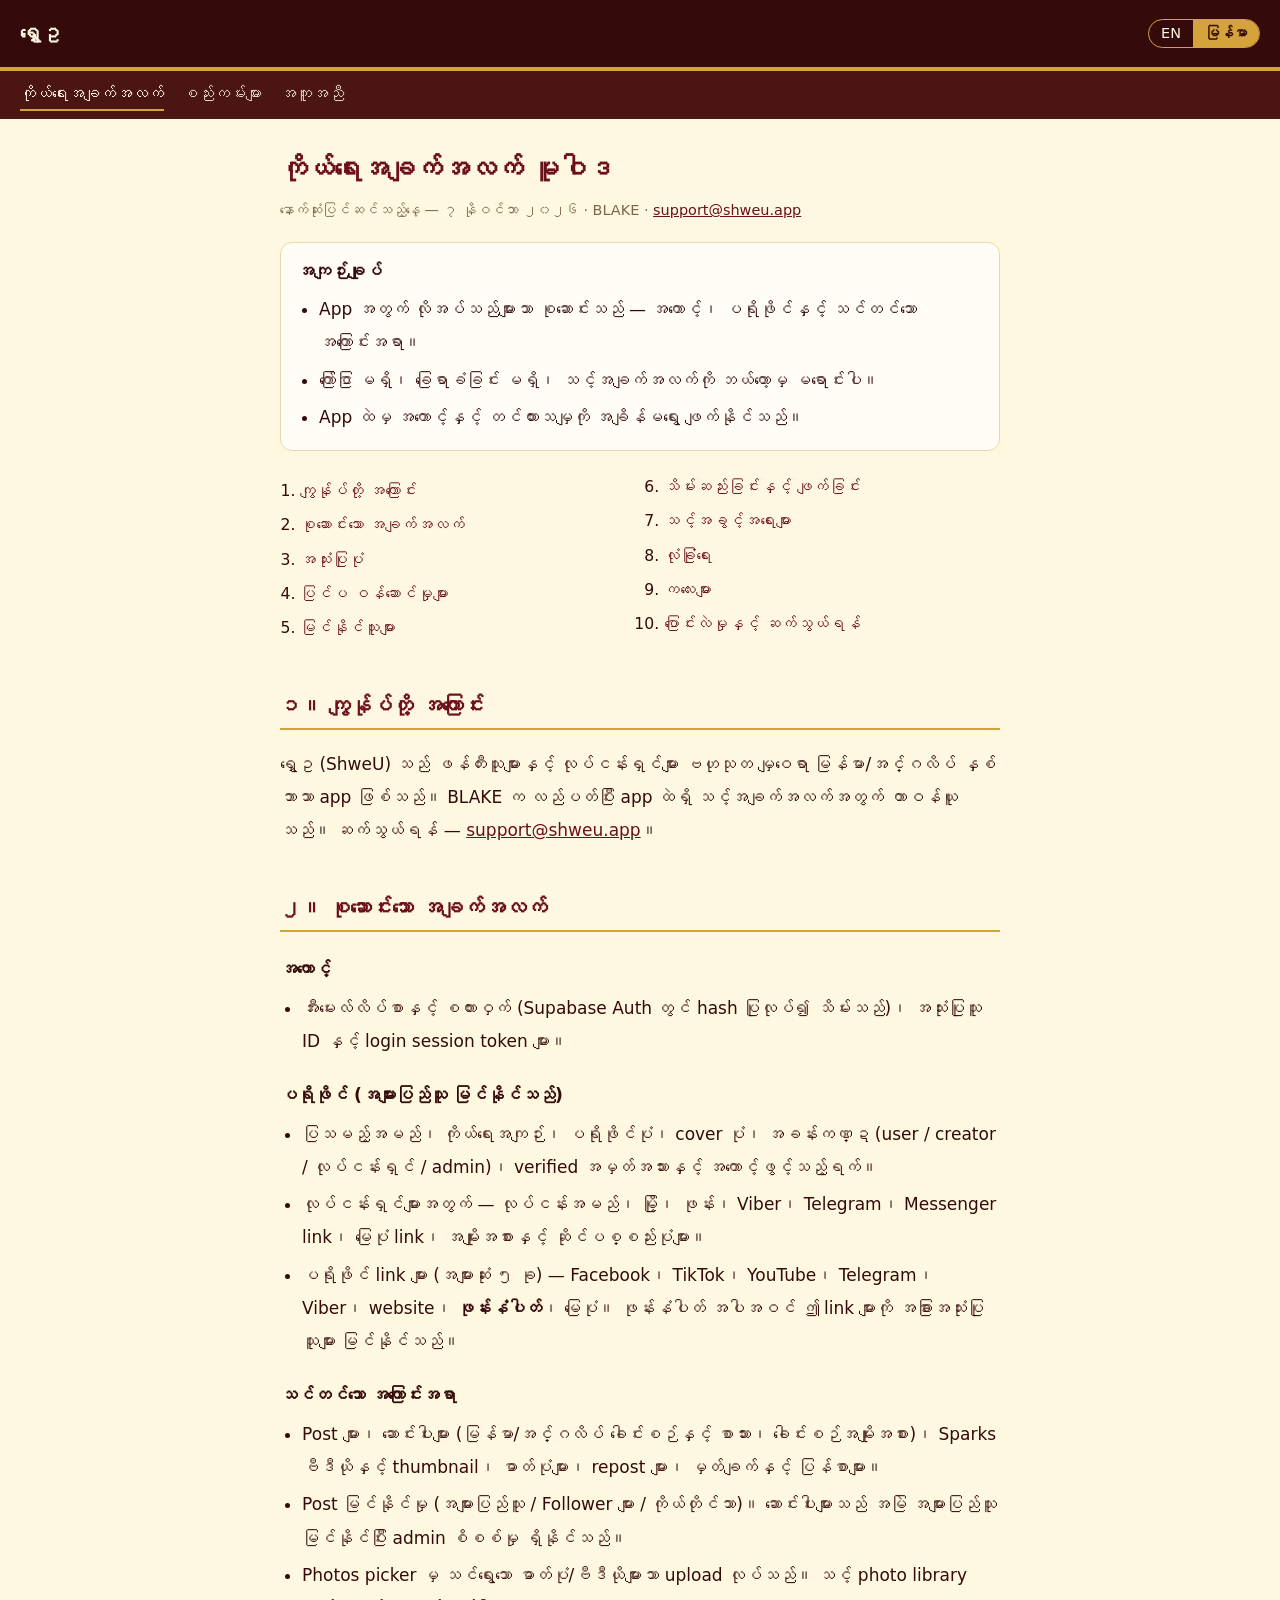
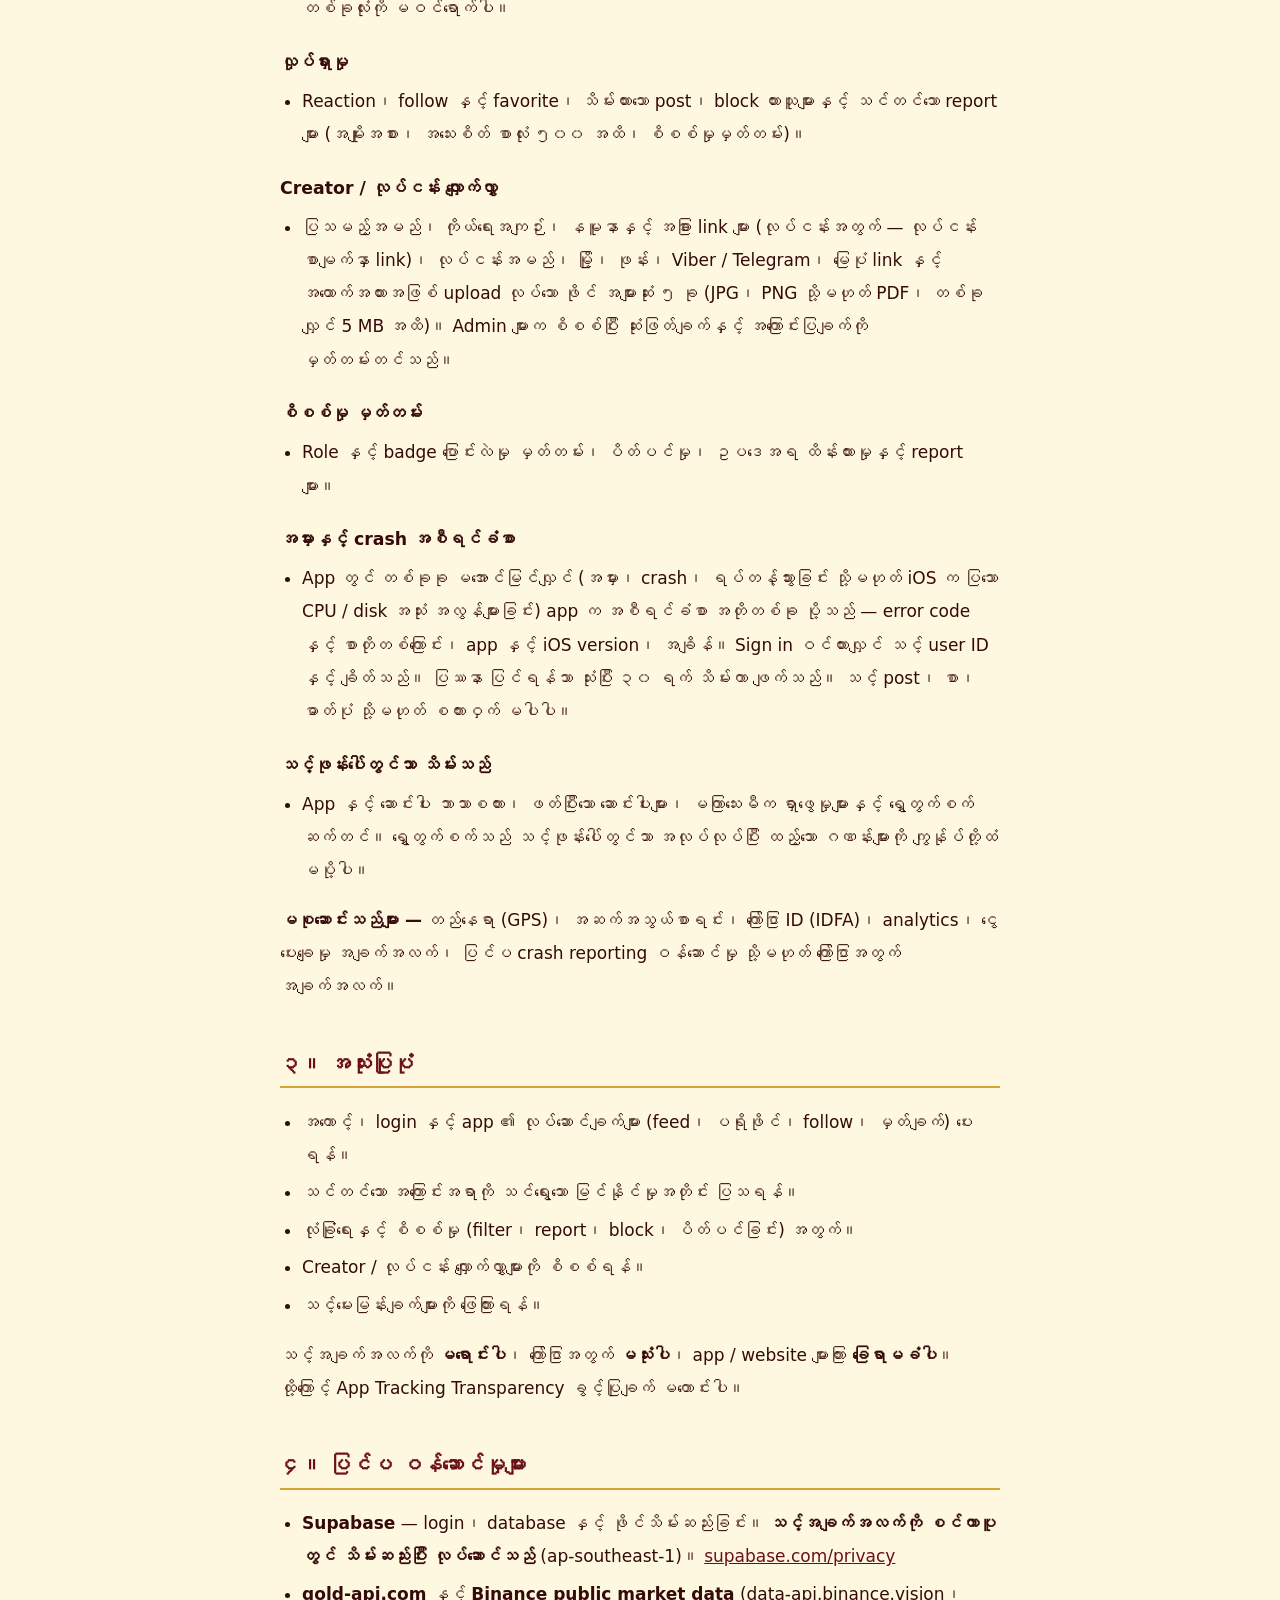
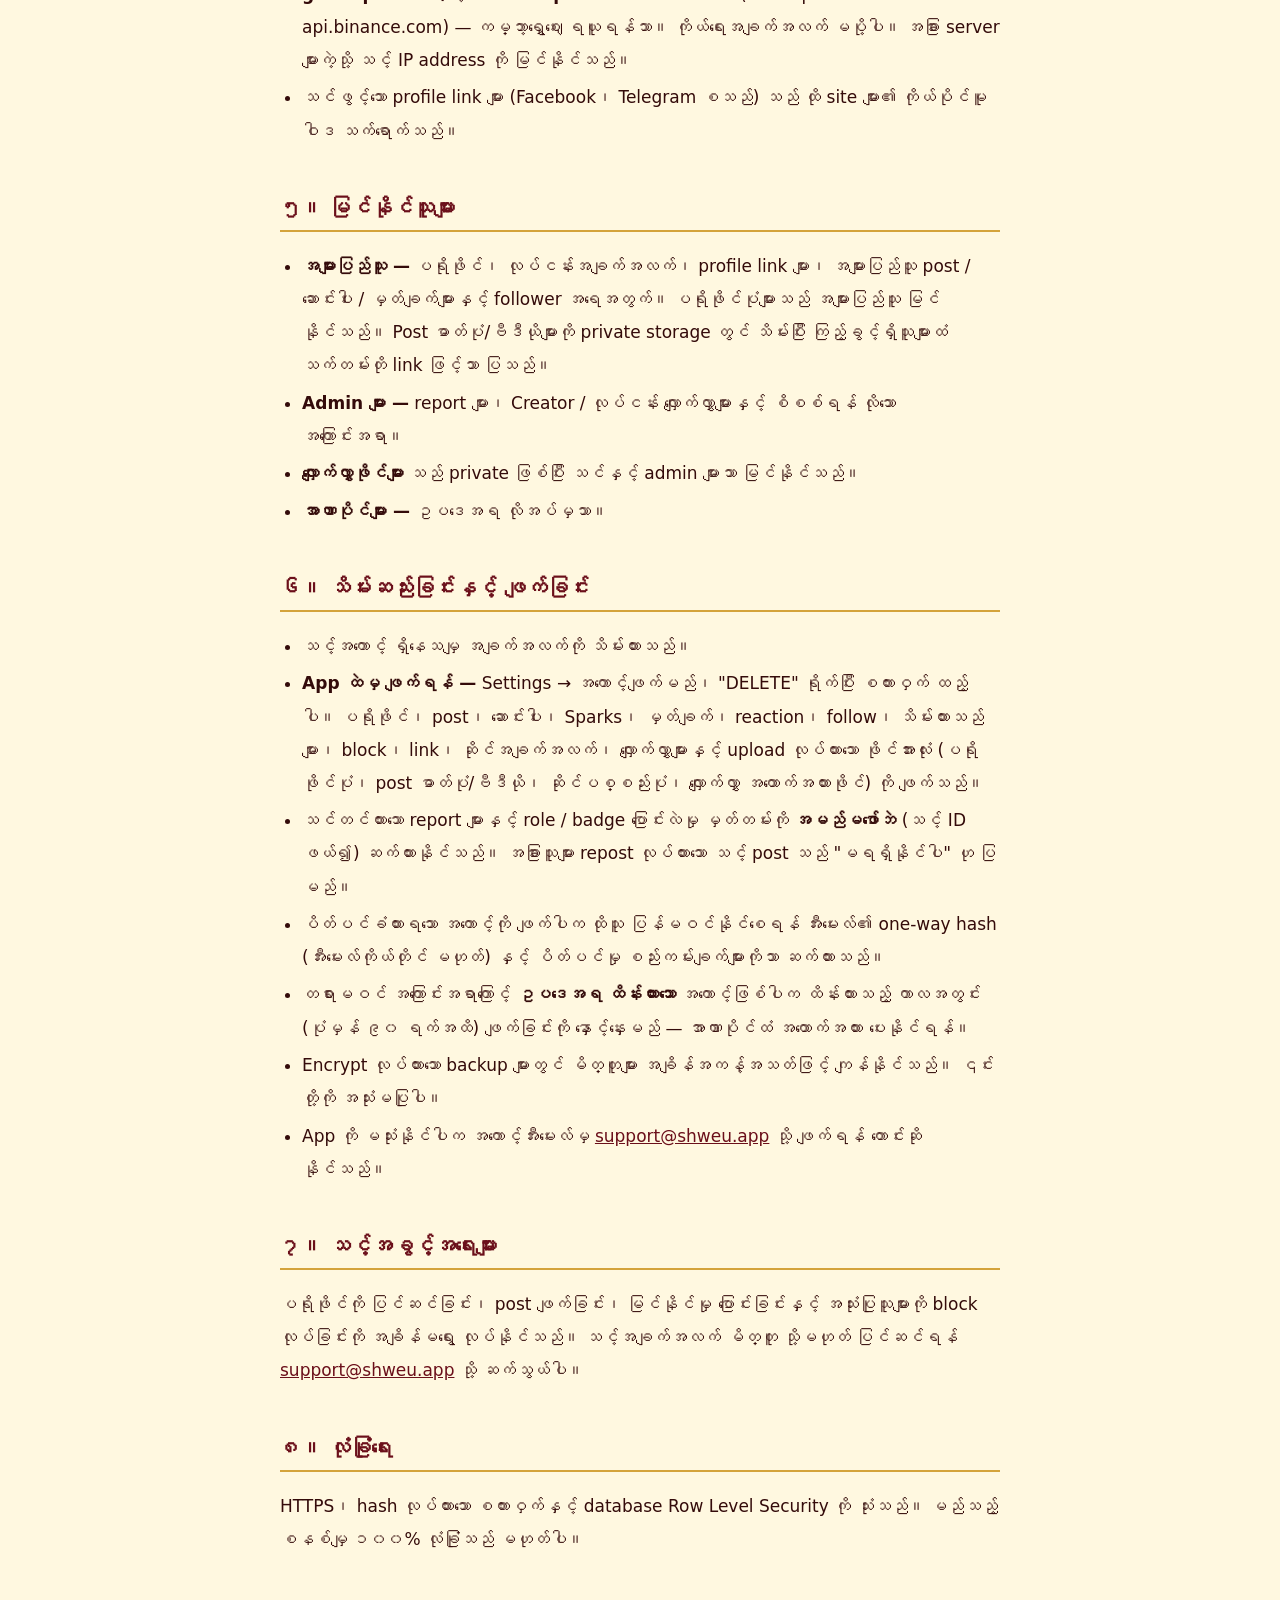
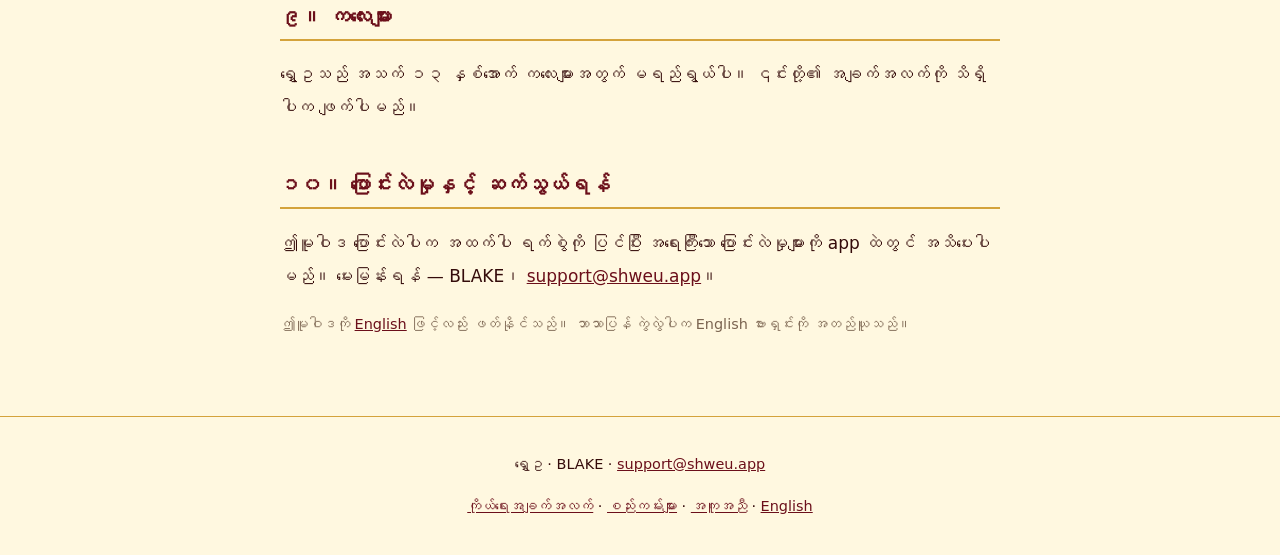
<file: my/privacy/index.html>
<!DOCTYPE html>
<html lang="my">
<head>
<meta charset="utf-8">
<meta name="viewport" content="width=device-width, initial-scale=1">
<meta name="robots" content="index, follow">
<title>ကိုယ်ရေးအချက်အလက် မူဝါဒ — ရွှေဥ</title>
<meta name="description" content="ရွှေဥ (ShweU) ၏ ကိုယ်ရေးအချက်အလက် မူဝါဒ။">
<link rel="canonical" href="https://shweu.app/my/privacy/">
<link rel="alternate" hreflang="en" href="https://shweu.app/privacy/">
<link rel="alternate" hreflang="my" href="https://shweu.app/my/privacy/">
<link rel="alternate" hreflang="x-default" href="https://shweu.app/privacy/">
<link rel="stylesheet" href="/styles.css">
<script src="/lang.js" defer></script>
</head>
<body class="doc my" data-page="privacy">
<header class="site-header">
<a class="brand" href="/">ရွှေဥ</a>
<div class="lang-switch"><a href="/privacy/" data-lang="en" lang="en" hreflang="en">EN</a><span class="on" aria-current="true" lang="my">မြန်မာ</span></div>
</header>
<nav class="doc-nav"><a href="/my/privacy/" class="cur" aria-current="page">ကိုယ်ရေးအချက်အလက်</a><a href="/my/terms/">စည်းကမ်းများ</a><a href="/my/support/">အကူအညီ</a></nav>
<main class="doc-main">
<h1>ကိုယ်ရေးအချက်အလက် မူဝါဒ</h1>
<p class="meta">နောက်ဆုံးပြင်ဆင်သည့်နေ့ — ၇ နိုဝင်ဘာ ၂၀၂၆ · BLAKE · <a href="mailto:support@shweu.app">support@shweu.app</a></p>
<div class="summary"><p class="summary-title">အကျဉ်းချုပ်</p><ul>
<li>App အတွက် လိုအပ်သည်များသာ စုဆောင်းသည် — အကောင့်၊ ပရိုဖိုင်နှင့် သင်တင်သော အကြောင်းအရာ။</li>
<li>ကြော်ငြာ မရှိ၊ ခြေရာခံခြင်း မရှိ၊ သင့်အချက်အလက်ကို ဘယ်တော့မှ မရောင်းပါ။</li>
<li>App ထဲမှ အကောင့်နှင့် တင်ထားသမျှကို အချိန်မရွေး ဖျက်နိုင်သည်။</li></ul></div>
<ol class="toc"><li><a href="#who">ကျွန်ုပ်တို့ အကြောင်း</a></li><li><a href="#collect">စုဆောင်းသော အချက်အလက်</a></li><li><a href="#use">အသုံးပြုပုံ</a></li><li><a href="#third">ပြင်ပ ဝန်ဆောင်မှုများ</a></li><li><a href="#share">မြင်နိုင်သူများ</a></li><li><a href="#retention">သိမ်းဆည်းခြင်းနှင့် ဖျက်ခြင်း</a></li><li><a href="#rights">သင့်အခွင့်အရေးများ</a></li><li><a href="#security">လုံခြုံရေး</a></li><li><a href="#children">ကလေးများ</a></li><li><a href="#changes">ပြောင်းလဲမှုနှင့် ဆက်သွယ်ရန်</a></li></ol>
<h2 id="who">၁။ ကျွန်ုပ်တို့ အကြောင်း</h2>
<p>ရွှေဥ (ShweU) သည် ဖန်တီးသူများနှင့် လုပ်ငန်းရှင်များ ဗဟုသုတ မျှဝေရာ မြန်မာ/အင်္ဂလိပ် နှစ်ဘာသာ app ဖြစ်သည်။ BLAKE က လည်ပတ်ပြီး app ထဲရှိ သင့်အချက်အလက်အတွက် တာဝန်ယူသည်။ ဆက်သွယ်ရန် — <a href="mailto:support@shweu.app">support@shweu.app</a>။</p>
<h2 id="collect">၂။ စုဆောင်းသော အချက်အလက်</h2>
<h3>အကောင့်</h3>
<ul><li>အီးမေးလ်လိပ်စာနှင့် စကားဝှက် (Supabase Auth တွင် hash ပြုလုပ်၍ သိမ်းသည်)၊ အသုံးပြုသူ ID နှင့် login session token များ။</li></ul>
<h3>ပရိုဖိုင် (အများပြည်သူ မြင်နိုင်သည်)</h3>
<ul><li>ပြသမည့်အမည်၊ ကိုယ်ရေးအကျဉ်း၊ ပရိုဖိုင်ပုံ၊ cover ပုံ၊ အခန်းကဏ္ဍ (user / creator / လုပ်ငန်းရှင် / admin)၊ verified အမှတ်အသားနှင့် အကောင့်ဖွင့်သည့်ရက်။</li>
<li>လုပ်ငန်းရှင်များအတွက် — လုပ်ငန်းအမည်၊ မြို့၊ ဖုန်း၊ Viber၊ Telegram၊ Messenger link၊ မြေပုံ link၊ အမျိုးအစားနှင့် ဆိုင်ပစ္စည်းပုံများ။</li>
<li>ပရိုဖိုင် link များ (အများဆုံး ၅ ခု) — Facebook၊ TikTok၊ YouTube၊ Telegram၊ Viber၊ website၊ <strong>ဖုန်းနံပါတ်</strong>၊ မြေပုံ။ ဖုန်းနံပါတ် အပါအဝင် ဤ link များကို အခြားအသုံးပြုသူများ မြင်နိုင်သည်။</li></ul>
<h3>သင်တင်သော အကြောင်းအရာ</h3>
<ul><li>Post များ၊ ဆောင်းပါးများ (မြန်မာ/အင်္ဂလိပ် ခေါင်းစဉ်နှင့် စာသား၊ ခေါင်းစဉ်အမျိုးအစား)၊ Sparks ဗီဒီယိုနှင့် thumbnail၊ ဓာတ်ပုံများ၊ repost များ၊ မှတ်ချက်နှင့် ပြန်စာများ။</li>
<li>Post မြင်နိုင်မှု (အများပြည်သူ / Follower များ / ကိုယ်တိုင်သာ)။ ဆောင်းပါးများသည် အမြဲ အများပြည်သူ မြင်နိုင်ပြီး admin စိစစ်မှု ရှိနိုင်သည်။</li>
<li>Photos picker မှ သင်ရွေးသော ဓာတ်ပုံ/ဗီဒီယိုများသာ upload လုပ်သည်။ သင့် photo library တစ်ခုလုံးကို မဝင်ရောက်ပါ။</li></ul>
<h3>လှုပ်ရှားမှု</h3>
<ul><li>Reaction၊ follow နှင့် favorite၊ သိမ်းထားသော post၊ block ထားသူများနှင့် သင်တင်သော report များ (အမျိုးအစား၊ အသေးစိတ် စာလုံး ၅၀၀ အထိ၊ စိစစ်မှုမှတ်တမ်း)။</li></ul>
<h3>Creator / လုပ်ငန်း လျှောက်လွှာ</h3>
<ul><li>ပြသမည့်အမည်၊ ကိုယ်ရေးအကျဉ်း၊ နမူနာနှင့် အခြား link များ (လုပ်ငန်းအတွက် — လုပ်ငန်း စာမျက်နှာ link)၊ လုပ်ငန်းအမည်၊ မြို့၊ ဖုန်း၊ Viber / Telegram၊ မြေပုံ link နှင့် အထောက်အထားအဖြစ် upload လုပ်သော ဖိုင် အများဆုံး ၅ ခု (JPG၊ PNG သို့မဟုတ် PDF၊ တစ်ခုလျှင် 5 MB အထိ)။ Admin များက စိစစ်ပြီး ဆုံးဖြတ်ချက်နှင့် အကြောင်းပြချက်ကို မှတ်တမ်းတင်သည်။</li></ul>
<h3>စိစစ်မှု မှတ်တမ်း</h3>
<ul><li>Role နှင့် badge ပြောင်းလဲမှု မှတ်တမ်း၊ ပိတ်ပင်မှု၊ ဥပဒေအရ ထိန်းထားမှုနှင့် report များ။</li></ul>
<h3>အမှားနှင့် crash အစီရင်ခံစာ</h3>
<ul><li>App တွင် တစ်ခုခု မအောင်မြင်လျှင် (အမှား၊ crash၊ ရပ်တန့်သွားခြင်း သို့မဟုတ် iOS က ပြသော CPU / disk အသုံး အလွန်များခြင်း) app က အစီရင်ခံစာ အတိုတစ်ခု ပို့သည် — error code နှင့် စာတိုတစ်ကြောင်း၊ app နှင့် iOS version၊ အချိန်။ Sign in ဝင်ထားလျှင် သင့် user ID နှင့် ချိတ်သည်။ ပြဿနာ ပြင်ရန်သာ သုံးပြီး ၃၀ ရက် သိမ်းကာ ဖျက်သည်။ သင့် post၊ စာ၊ ဓာတ်ပုံ သို့မဟုတ် စကားဝှက် မပါပါ။</li></ul>
<h3>သင့်ဖုန်းပေါ်တွင်သာ သိမ်းသည်</h3>
<ul><li>App နှင့် ဆောင်းပါး ဘာသာစကား၊ ဖတ်ပြီးသော ဆောင်းပါးများ၊ မကြာသေးမီက ရှာဖွေမှုများနှင့် ရွှေတွက်စက် ဆက်တင်။ ရွှေတွက်စက်သည် သင့်ဖုန်းပေါ်တွင်သာ အလုပ်လုပ်ပြီး ထည့်သော ဂဏန်းများကို ကျွန်ုပ်တို့ထံ မပို့ပါ။</li></ul>
<p><strong>မစုဆောင်းသည်များ —</strong> တည်နေရာ (GPS)၊ အဆက်အသွယ်စာရင်း၊ ကြော်ငြာ ID (IDFA)၊ analytics၊ ငွေပေးချေမှု အချက်အလက်၊ ပြင်ပ crash reporting ဝန်ဆောင်မှု သို့မဟုတ် ကြော်ငြာအတွက် အချက်အလက်။</p>
<h2 id="use">၃။ အသုံးပြုပုံ</h2>
<ul><li>အကောင့်၊ login နှင့် app ၏ လုပ်ဆောင်ချက်များ (feed၊ ပရိုဖိုင်၊ follow၊ မှတ်ချက်) ပေးရန်။</li>
<li>သင်တင်သော အကြောင်းအရာကို သင်ရွေးသော မြင်နိုင်မှုအတိုင်း ပြသရန်။</li>
<li>လုံခြုံရေးနှင့် စိစစ်မှု (filter၊ report၊ block၊ ပိတ်ပင်ခြင်း) အတွက်။</li>
<li>Creator / လုပ်ငန်း လျှောက်လွှာများကို စိစစ်ရန်။</li>
<li>သင့်မေးမြန်းချက်များကို ဖြေကြားရန်။</li></ul>
<p>သင့်အချက်အလက်ကို <strong>မရောင်းပါ</strong>၊ ကြော်ငြာအတွက် <strong>မသုံးပါ</strong>၊ app / website များကြား <strong>ခြေရာမခံပါ</strong>။ ထို့ကြောင့် App Tracking Transparency ခွင့်ပြုချက် မတောင်းပါ။</p>
<h2 id="third">၄။ ပြင်ပ ဝန်ဆောင်မှုများ</h2>
<ul><li><strong>Supabase</strong> — login၊ database နှင့် ဖိုင်သိမ်းဆည်းခြင်း။ <strong>သင့်အချက်အလက်ကို စင်ကာပူတွင် သိမ်းဆည်းပြီး လုပ်ဆောင်သည်</strong> (ap-southeast-1)။ <a href="https://supabase.com/privacy">supabase.com/privacy</a></li>
<li><strong>gold-api.com</strong> နှင့် <strong>Binance public market data</strong> (data-api.binance.vision၊ api.binance.com) — ကမ္ဘာ့ရွှေဈေး ရယူရန်သာ။ ကိုယ်ရေးအချက်အလက် မပို့ပါ။ အခြား server များကဲ့သို့ သင့် IP address ကို မြင်နိုင်သည်။</li>
<li>သင်ဖွင့်သော profile link များ (Facebook၊ Telegram စသည်) သည် ထို site များ၏ ကိုယ်ပိုင်မူဝါဒ သက်ရောက်သည်။</li></ul>
<h2 id="share">၅။ မြင်နိုင်သူများ</h2>
<ul><li><strong>အများပြည်သူ —</strong> ပရိုဖိုင်၊ လုပ်ငန်းအချက်အလက်၊ profile link များ၊ အများပြည်သူ post / ဆောင်းပါး / မှတ်ချက်များနှင့် follower အရေအတွက်။ ပရိုဖိုင်ပုံများသည် အများပြည်သူ မြင်နိုင်သည်။ Post ဓာတ်ပုံ/ဗီဒီယိုများကို private storage တွင် သိမ်းပြီး ကြည့်ခွင့်ရှိသူများထံ သက်တမ်းတို link ဖြင့်သာ ပြသည်။</li>
<li><strong>Admin များ —</strong> report များ၊ Creator / လုပ်ငန်း လျှောက်လွှာများနှင့် စိစစ်ရန် လိုသော အကြောင်းအရာ။</li>
<li><strong>လျှောက်လွှာဖိုင်များ</strong> သည် private ဖြစ်ပြီး သင်နှင့် admin များသာ မြင်နိုင်သည်။</li>
<li><strong>အာဏာပိုင်များ —</strong> ဥပဒေအရ လိုအပ်မှသာ။</li></ul>
<h2 id="retention">၆။ သိမ်းဆည်းခြင်းနှင့် ဖျက်ခြင်း</h2>
<ul><li>သင့်အကောင့် ရှိနေသမျှ အချက်အလက်ကို သိမ်းထားသည်။</li>
<li><strong>App ထဲမှ ဖျက်ရန် —</strong> Settings → အကောင့်ဖျက်မည်၊ "DELETE" ရိုက်ပြီး စကားဝှက် ထည့်ပါ။ ပရိုဖိုင်၊ post၊ ဆောင်းပါး၊ Sparks၊ မှတ်ချက်၊ reaction၊ follow၊ သိမ်းထားသည်များ၊ block၊ link၊ ဆိုင်အချက်အလက်၊ လျှောက်လွှာများနှင့် upload လုပ်ထားသော ဖိုင်အားလုံး (ပရိုဖိုင်ပုံ၊ post ဓာတ်ပုံ/ဗီဒီယို၊ ဆိုင်ပစ္စည်းပုံ၊ လျှောက်လွှာ အထောက်အထားဖိုင်) ကို ဖျက်သည်။</li>
<li>သင်တင်ထားသော report များနှင့် role / badge ပြောင်းလဲမှု မှတ်တမ်းကို <strong>အမည်မဖော်ဘဲ</strong> (သင့် ID ဖယ်၍) ဆက်ထားနိုင်သည်။ အခြားသူများ repost လုပ်ထားသော သင့် post သည် "မရရှိနိုင်ပါ" ဟု ပြမည်။</li>
<li>ပိတ်ပင်ခံထားရသော အကောင့်ကို ဖျက်ပါက ထိုသူ ပြန်မဝင်နိုင်စေရန် အီးမေးလ်၏ one-way hash (အီးမေးလ်ကိုယ်တိုင် မဟုတ်) နှင့် ပိတ်ပင်မှု စည်းကမ်းချက်များကိုသာ ဆက်ထားသည်။</li>
<li>တရားမဝင် အကြောင်းအရာကြောင့် <strong>ဥပဒေအရ ထိန်းထားသော</strong> အကောင့်ဖြစ်ပါက ထိန်းထားသည့် ကာလအတွင်း (ပုံမှန် ၉၀ ရက်အထိ) ဖျက်ခြင်းကို နှောင့်နှေးမည် — အာဏာပိုင်ထံ အထောက်အထား ပေးနိုင်ရန်။</li>
<li>Encrypt လုပ်ထားသော backup များတွင် မိတ္တူများ အချိန်အကန့်အသတ်ဖြင့် ကျန်နိုင်သည်။ ၎င်းတို့ကို အသုံးမပြုပါ။</li>
<li>App ကို မသုံးနိုင်ပါက အကောင့်အီးမေးလ်မှ <a href="mailto:support@shweu.app">support@shweu.app</a> သို့ ဖျက်ရန် တောင်းဆိုနိုင်သည်။</li></ul>
<h2 id="rights">၇။ သင့်အခွင့်အရေးများ</h2>
<p>ပရိုဖိုင်ကို ပြင်ဆင်ခြင်း၊ post ဖျက်ခြင်း၊ မြင်နိုင်မှု ပြောင်းခြင်းနှင့် အသုံးပြုသူများကို block လုပ်ခြင်းကို အချိန်မရွေး လုပ်နိုင်သည်။ သင့်အချက်အလက် မိတ္တူ သို့မဟုတ် ပြင်ဆင်ရန် <a href="mailto:support@shweu.app">support@shweu.app</a> သို့ ဆက်သွယ်ပါ။</p>
<h2 id="security">၈။ လုံခြုံရေး</h2>
<p>HTTPS၊ hash လုပ်ထားသော စကားဝှက်နှင့် database Row Level Security ကို သုံးသည်။ မည်သည့်စနစ်မျှ ၁၀၀% လုံခြုံသည် မဟုတ်ပါ။</p>
<h2 id="children">၉။ ကလေးများ</h2>
<p>ရွှေဥသည် အသက် ၁၃ နှစ်အောက် ကလေးများအတွက် မရည်ရွယ်ပါ။ ၎င်းတို့၏ အချက်အလက်ကို သိရှိပါက ဖျက်ပါမည်။</p>
<h2 id="changes">၁၀။ ပြောင်းလဲမှုနှင့် ဆက်သွယ်ရန်</h2>
<p>ဤမူဝါဒ ပြောင်းလဲပါက အထက်ပါ ရက်စွဲကို ပြင်ပြီး အရေးကြီးသော ပြောင်းလဲမှုများကို app ထဲတွင် အသိပေးပါမည်။ မေးမြန်းရန် — BLAKE၊ <a href="mailto:support@shweu.app">support@shweu.app</a>။</p>
<p class="meta">ဤမူဝါဒကို <a href="/privacy/" data-lang="en" lang="en">English</a> ဖြင့်လည်း ဖတ်နိုင်သည်။ ဘာသာပြန် ကွဲလွဲပါက English ဗားရှင်းကို အတည်ယူသည်။</p>
</main>
<footer class="site-footer"><p>ရွှေဥ · BLAKE · <a href="mailto:support@shweu.app">support@shweu.app</a></p><p><a href="/my/privacy/">ကိုယ်ရေးအချက်အလက်</a> · <a href="/my/terms/">စည်းကမ်းများ</a> · <a href="/my/support/">အကူအညီ</a> · <a href="/privacy/" data-lang="en">English</a></p></footer>
</body>
</html>
</file>
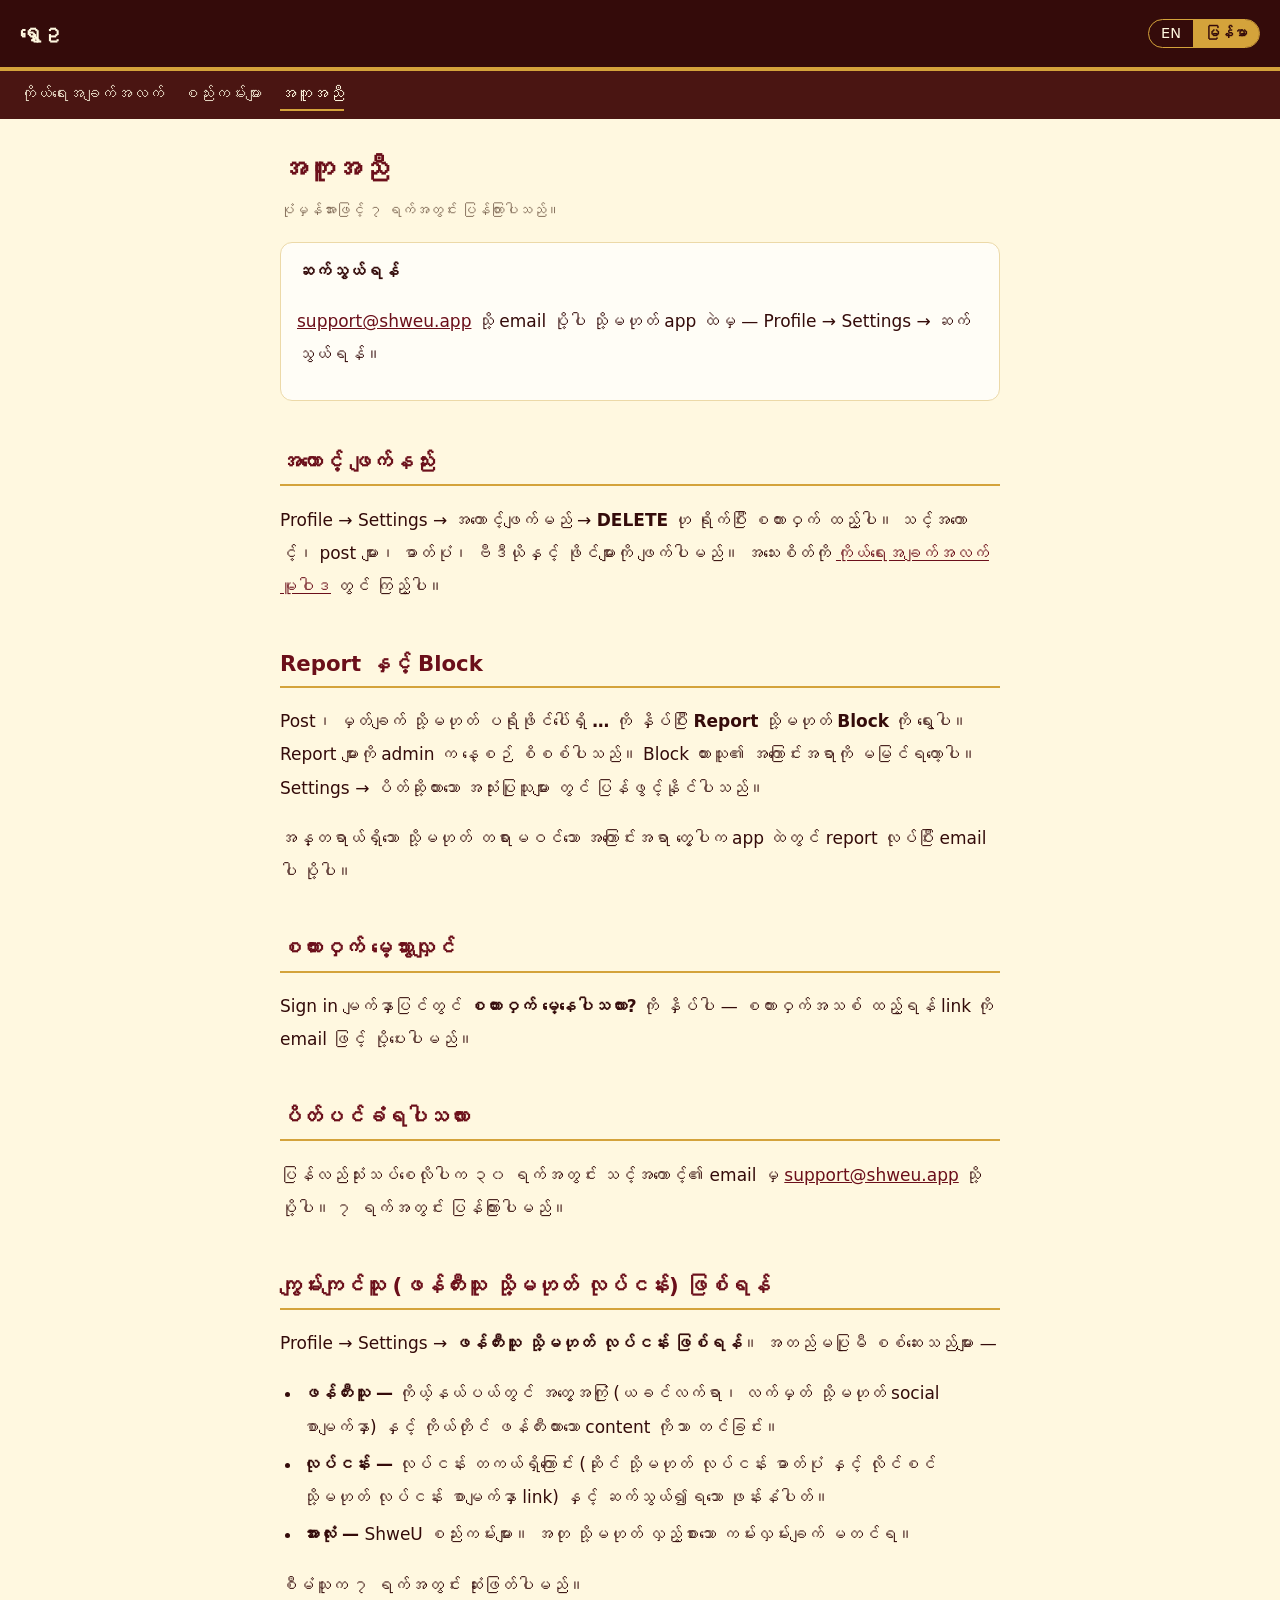
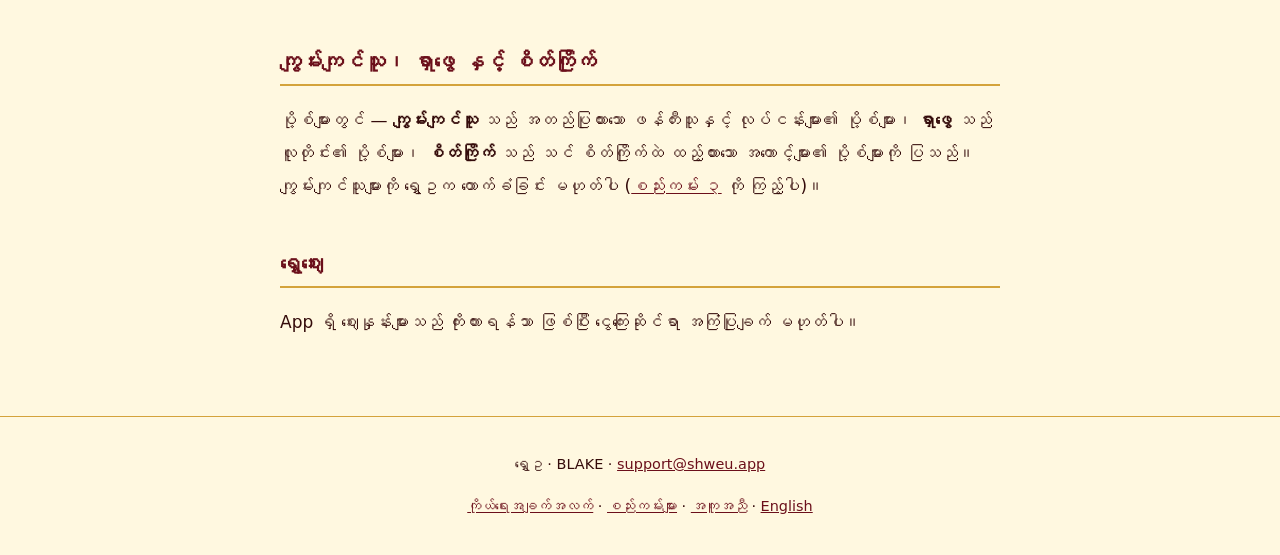
<file: my/support/index.html>
<!DOCTYPE html>
<html lang="my">
<head>
<meta charset="utf-8">
<meta name="viewport" content="width=device-width, initial-scale=1">
<meta name="robots" content="index, follow">
<title>အကူအညီ — ရွှေဥ</title>
<meta name="description" content="ရွှေဥ (ShweU) အကူအညီနှင့် ဆက်သွယ်ရန်။">
<link rel="canonical" href="https://shweu.app/my/support/">
<link rel="alternate" hreflang="en" href="https://shweu.app/support/">
<link rel="alternate" hreflang="my" href="https://shweu.app/my/support/">
<link rel="alternate" hreflang="x-default" href="https://shweu.app/support/">
<link rel="stylesheet" href="/styles.css">
<script src="/lang.js" defer></script>
</head>
<body class="doc my" data-page="support">
<header class="site-header">
<a class="brand" href="/">ရွှေဥ</a>
<div class="lang-switch"><a href="/support/" data-lang="en" lang="en" hreflang="en">EN</a><span class="on" aria-current="true" lang="my">မြန်မာ</span></div>
</header>
<nav class="doc-nav"><a href="/my/privacy/">ကိုယ်ရေးအချက်အလက်</a><a href="/my/terms/">စည်းကမ်းများ</a><a href="/my/support/" class="cur" aria-current="page">အကူအညီ</a></nav>
<main class="doc-main">
<h1>အကူအညီ</h1>
<p class="meta">ပုံမှန်အားဖြင့် ၇ ရက်အတွင်း ပြန်ကြားပါသည်။</p>
<div class="summary"><p class="summary-title">ဆက်သွယ်ရန်</p><p><a href="mailto:support@shweu.app">support@shweu.app</a> သို့ email ပို့ပါ သို့မဟုတ် app ထဲမှ — Profile → Settings → ဆက်သွယ်ရန်။</p></div>
<h2 id="delete">အကောင့် ဖျက်နည်း</h2>
<p>Profile → Settings → အကောင့်ဖျက်မည် → <strong>DELETE</strong> ဟု ရိုက်ပြီး စကားဝှက် ထည့်ပါ။ သင့်အကောင့်၊ post များ၊ ဓာတ်ပုံ၊ ဗီဒီယိုနှင့် ဖိုင်များကို ဖျက်ပါမည်။ အသေးစိတ်ကို <a href="/my/privacy/#retention">ကိုယ်ရေးအချက်အလက် မူဝါဒ</a> တွင် ကြည့်ပါ။</p>
<h2 id="report">Report နှင့် Block</h2>
<p>Post၊ မှတ်ချက် သို့မဟုတ် ပရိုဖိုင်ပေါ်ရှိ <strong>…</strong> ကို နှိပ်ပြီး <strong>Report</strong> သို့မဟုတ် <strong>Block</strong> ကို ရွေးပါ။ Report များကို admin က နေ့စဉ် စိစစ်ပါသည်။ Block ထားသူ၏ အကြောင်းအရာကို မမြင်ရတော့ပါ။ Settings → ပိတ်ဆို့ထားသော အသုံးပြုသူများ တွင် ပြန်ဖွင့်နိုင်ပါသည်။</p>
<p>အန္တရာယ်ရှိသော သို့မဟုတ် တရားမဝင်သော အကြောင်းအရာ တွေ့ပါက app ထဲတွင် report လုပ်ပြီး email ပါ ပို့ပါ။</p>
<h2 id="password">စကားဝှက် မေ့သွားလျှင်</h2>
<p>Sign in မျက်နှာပြင်တွင် <strong>စကားဝှက် မေ့နေပါသလား?</strong> ကို နှိပ်ပါ — စကားဝှက်အသစ် ထည့်ရန် link ကို email ဖြင့် ပို့ပေးပါမည်။</p>
<h2 id="ban">ပိတ်ပင်ခံရပါသလား</h2>
<p>ပြန်လည်သုံးသပ်စေလိုပါက ၃၀ ရက်အတွင်း သင့်အကောင့်၏ email မှ <a href="mailto:support@shweu.app">support@shweu.app</a> သို့ ပို့ပါ။ ၇ ရက်အတွင်း ပြန်ကြားပါမည်။</p>
<h2 id="pro">ကျွမ်းကျင်သူ (ဖန်တီးသူ သို့မဟုတ် လုပ်ငန်း) ဖြစ်ရန်</h2>
<p>Profile → Settings → <strong>ဖန်တီးသူ သို့မဟုတ် လုပ်ငန်း ဖြစ်ရန်</strong>။ အတည်မပြုမီ စစ်ဆေးသည်များ —</p>
<ul><li><strong>ဖန်တီးသူ —</strong> ကိုယ့်နယ်ပယ်တွင် အတွေ့အကြုံ (ယခင်လက်ရာ၊ လက်မှတ် သို့မဟုတ် social စာမျက်နှာ) နှင့် ကိုယ်တိုင် ဖန်တီးထားသော content ကိုသာ တင်ခြင်း။</li>
<li><strong>လုပ်ငန်း —</strong> လုပ်ငန်း တကယ်ရှိကြောင်း (ဆိုင် သို့မဟုတ် လုပ်ငန်း ဓာတ်ပုံ နှင့် လိုင်စင် သို့မဟုတ် လုပ်ငန်း စာမျက်နှာ link) နှင့် ဆက်သွယ်၍ရသော ဖုန်းနံပါတ်။</li>
<li><strong>အားလုံး —</strong> ShweU စည်းကမ်းများ။ အတု သို့မဟုတ် လှည့်စားသော ကမ်းလှမ်းချက် မတင်ရ။</li></ul>
<p>စီမံသူက ၇ ရက်အတွင်း ဆုံးဖြတ်ပါမည်။</p>
<h2 id="tabs">ကျွမ်းကျင်သူ၊ ရှာဖွေ နှင့် စိတ်ကြိုက်</h2>
<p>ပို့စ်များတွင် — <strong>ကျွမ်းကျင်သူ</strong> သည် အတည်ပြုထားသော ဖန်တီးသူနှင့် လုပ်ငန်းများ၏ ပို့စ်များ၊ <strong>ရှာဖွေ</strong> သည် လူတိုင်း၏ ပို့စ်များ၊ <strong>စိတ်ကြိုက်</strong> သည် သင် စိတ်ကြိုက်ထဲ ထည့်ထားသော အကောင့်များ၏ ပို့စ်များကို ပြသည်။ ကျွမ်းကျင်သူများကို ရွှေဥက ထောက်ခံခြင်း မဟုတ်ပါ (<a href="/my/terms/#gold">စည်းကမ်း ၃</a> ကို ကြည့်ပါ)။</p>
<h2 id="prices">ရွှေဈေး</h2>
<p>App ရှိ ဈေးနှုန်းများသည် ကိုးကားရန်သာ ဖြစ်ပြီး ငွေကြေးဆိုင်ရာ အကြံပြုချက် မဟုတ်ပါ။</p>
</main>
<footer class="site-footer"><p>ရွှေဥ · BLAKE · <a href="mailto:support@shweu.app">support@shweu.app</a></p><p><a href="/my/privacy/">ကိုယ်ရေးအချက်အလက်</a> · <a href="/my/terms/">စည်းကမ်းများ</a> · <a href="/my/support/">အကူအညီ</a> · <a href="/support/" data-lang="en">English</a></p></footer>
</body>
</html>
</file>
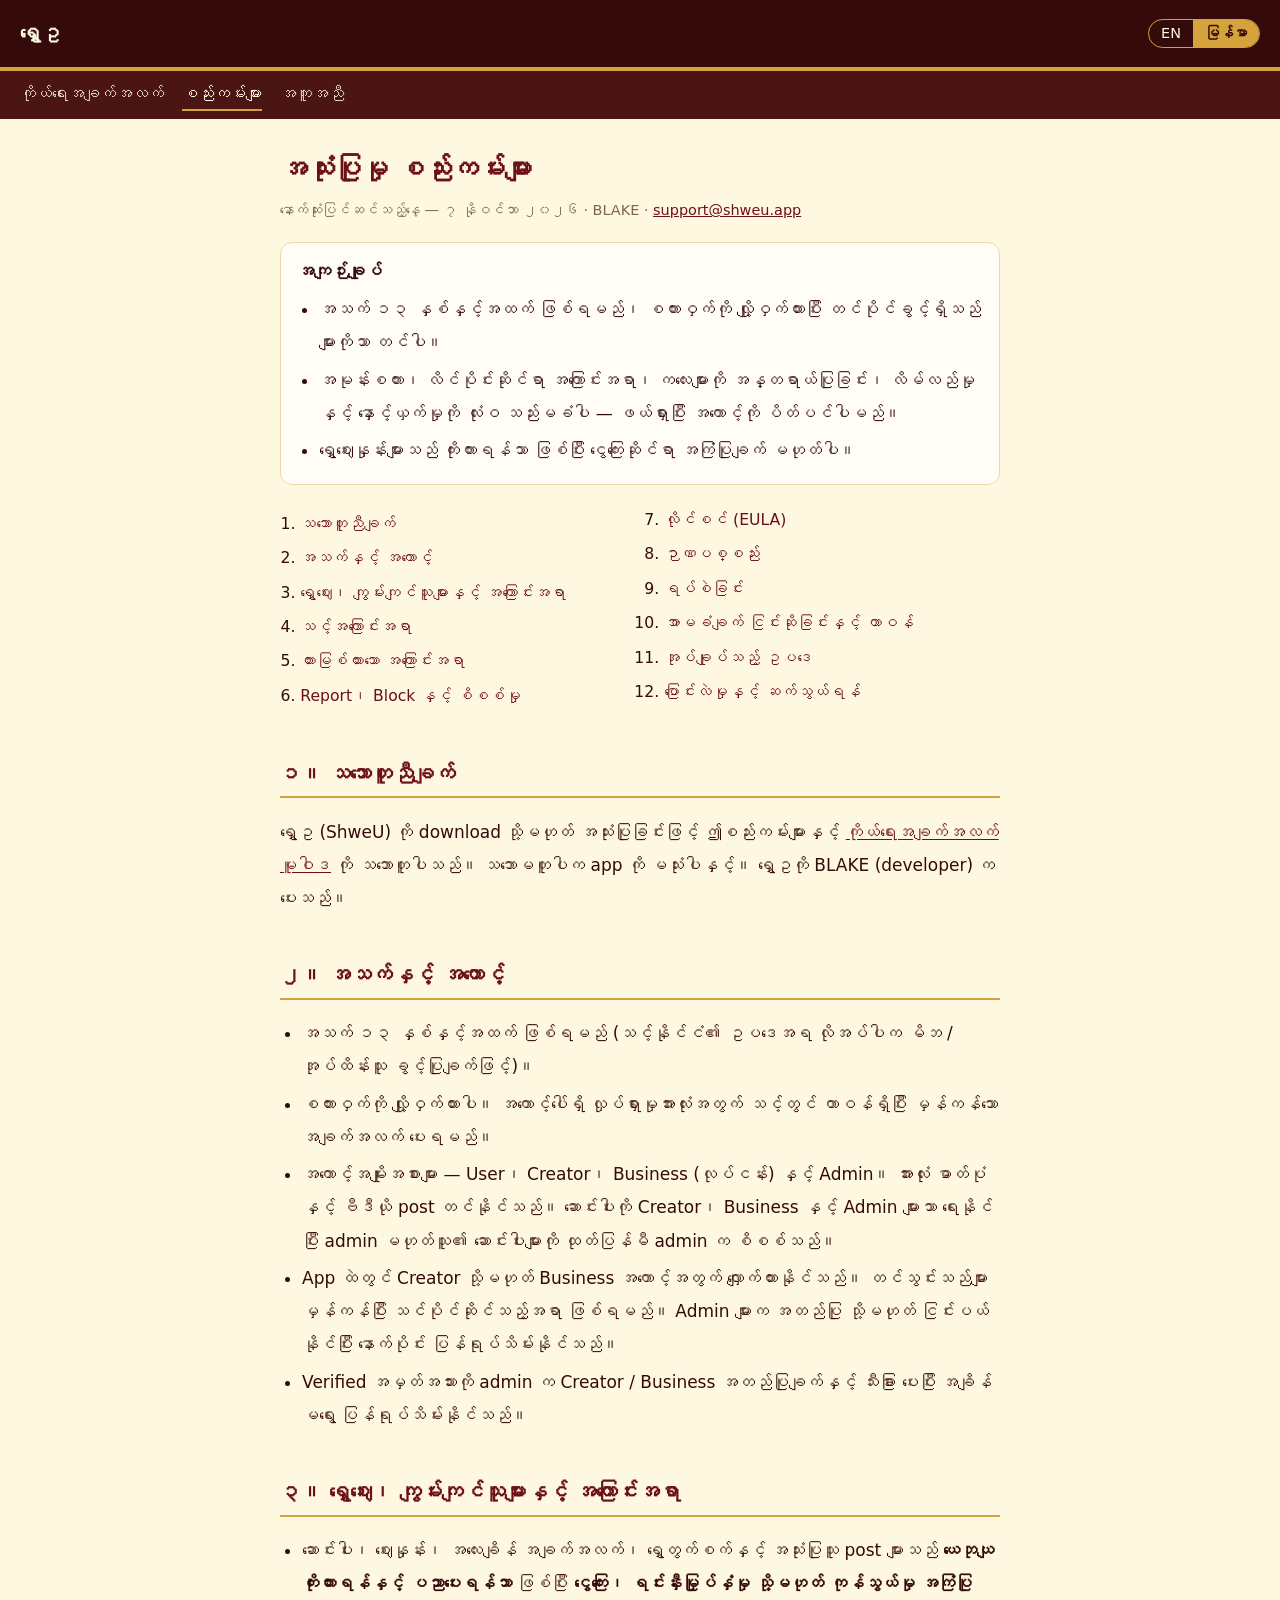
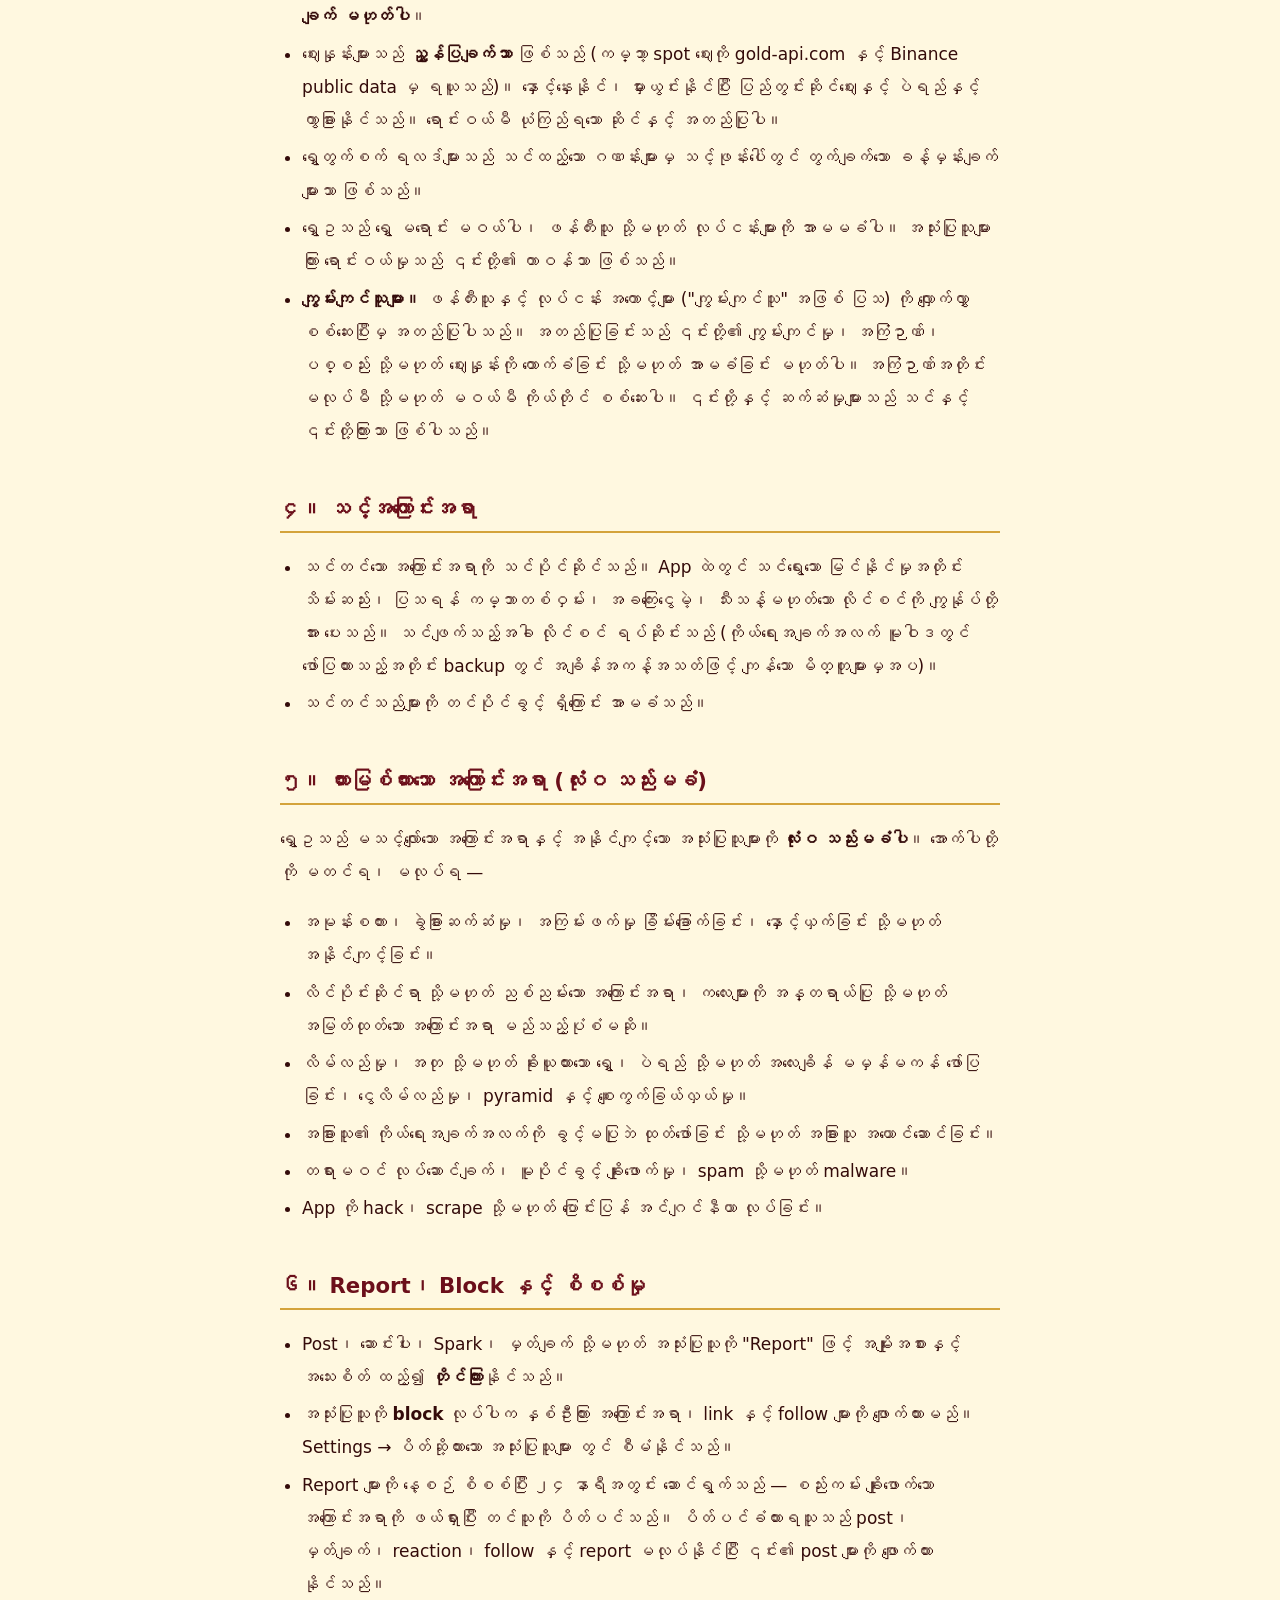
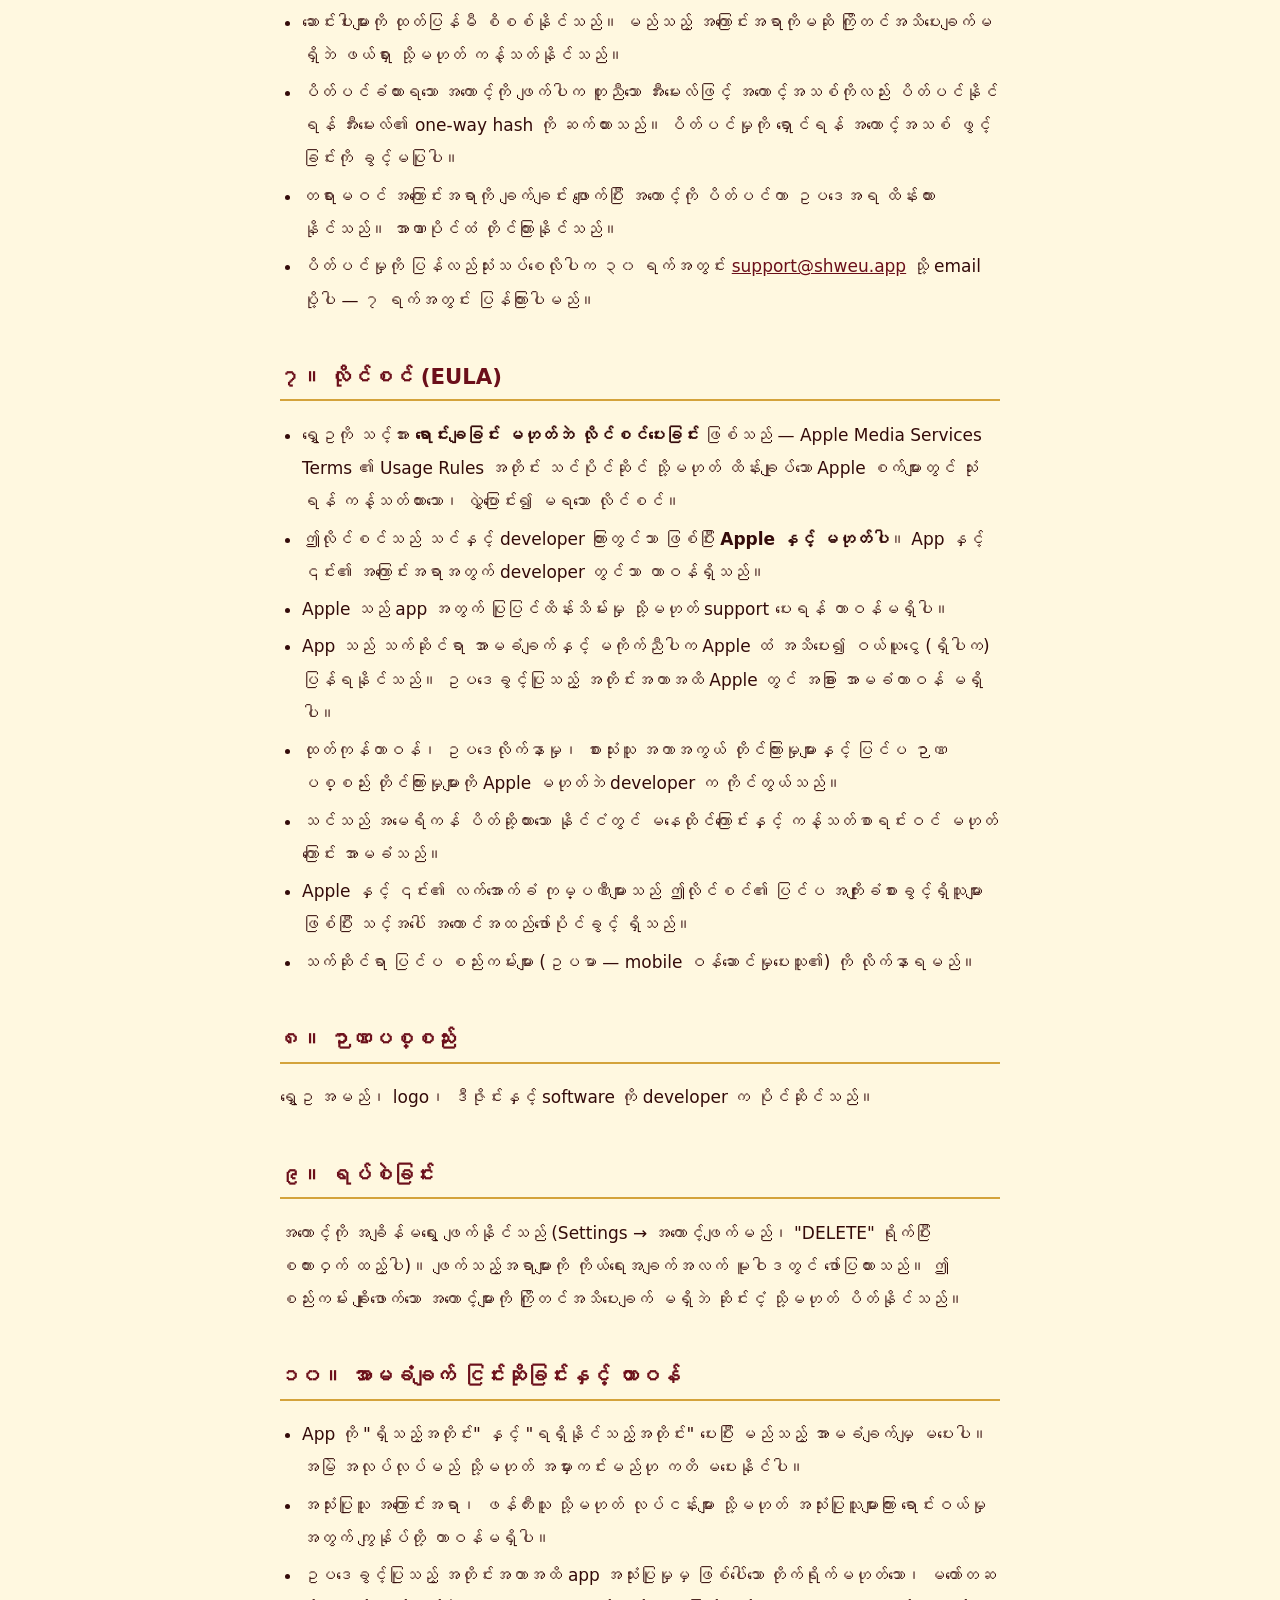
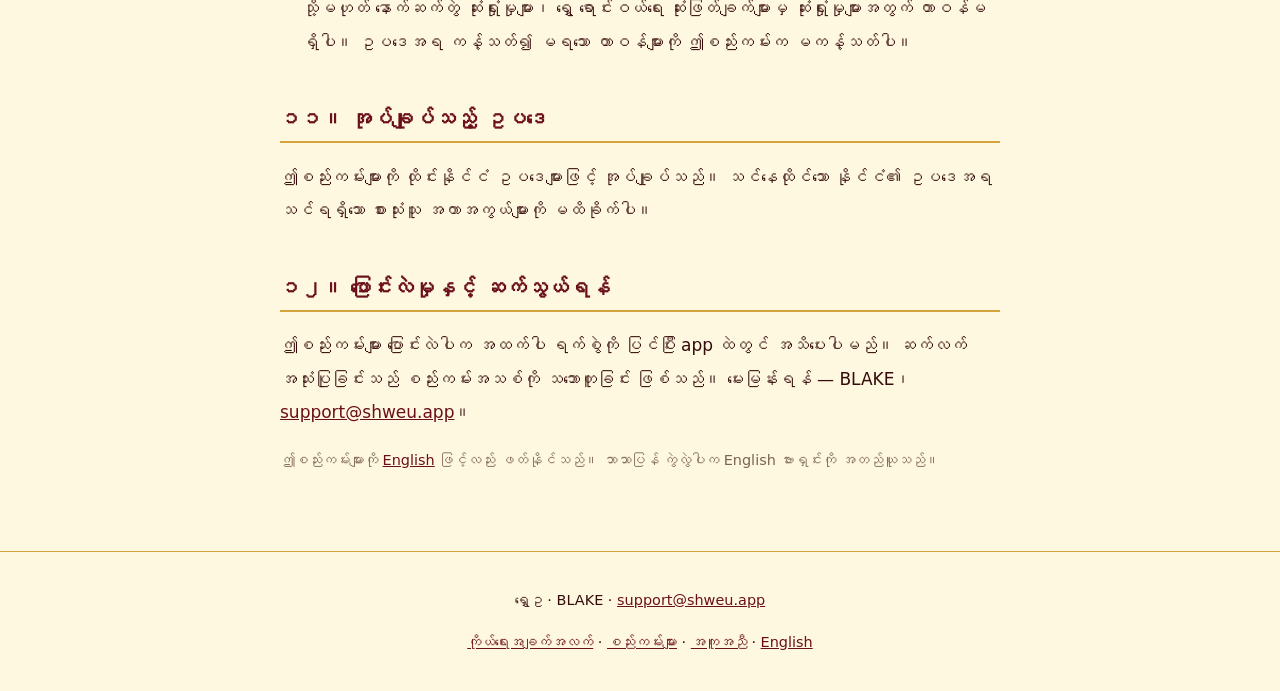
<file: my/terms/index.html>
<!DOCTYPE html>
<html lang="my">
<head>
<meta charset="utf-8">
<meta name="viewport" content="width=device-width, initial-scale=1">
<meta name="robots" content="index, follow">
<title>အသုံးပြုမှု စည်းကမ်းများ — ရွှေဥ</title>
<meta name="description" content="ရွှေဥ (ShweU) ၏ အသုံးပြုမှု စည်းကမ်းများ။">
<link rel="canonical" href="https://shweu.app/my/terms/">
<link rel="alternate" hreflang="en" href="https://shweu.app/terms/">
<link rel="alternate" hreflang="my" href="https://shweu.app/my/terms/">
<link rel="alternate" hreflang="x-default" href="https://shweu.app/terms/">
<link rel="stylesheet" href="/styles.css">
<script src="/lang.js" defer></script>
</head>
<body class="doc my" data-page="terms">
<header class="site-header">
<a class="brand" href="/">ရွှေဥ</a>
<div class="lang-switch"><a href="/terms/" data-lang="en" lang="en" hreflang="en">EN</a><span class="on" aria-current="true" lang="my">မြန်မာ</span></div>
</header>
<nav class="doc-nav"><a href="/my/privacy/">ကိုယ်ရေးအချက်အလက်</a><a href="/my/terms/" class="cur" aria-current="page">စည်းကမ်းများ</a><a href="/my/support/">အကူအညီ</a></nav>
<main class="doc-main">
<h1>အသုံးပြုမှု စည်းကမ်းများ</h1>
<p class="meta">နောက်ဆုံးပြင်ဆင်သည့်နေ့ — ၇ နိုဝင်ဘာ ၂၀၂၆ · BLAKE · <a href="mailto:support@shweu.app">support@shweu.app</a></p>
<div class="summary"><p class="summary-title">အကျဉ်းချုပ်</p><ul>
<li>အသက် ၁၃ နှစ်နှင့်အထက် ဖြစ်ရမည်၊ စကားဝှက်ကို လျှို့ဝှက်ထားပြီး တင်ပိုင်ခွင့်ရှိသည်များကိုသာ တင်ပါ။</li>
<li>အမုန်းစကား၊ လိင်ပိုင်းဆိုင်ရာ အကြောင်းအရာ၊ ကလေးများကို အန္တရာယ်ပြုခြင်း၊ လိမ်လည်မှုနှင့် နှောင့်ယှက်မှုကို လုံးဝ သည်းမခံပါ — ဖယ်ရှားပြီး အကောင့်ကို ပိတ်ပင်ပါမည်။</li>
<li>ရွှေဈေးနှုန်းများသည် ကိုးကားရန်သာ ဖြစ်ပြီး ငွေကြေးဆိုင်ရာ အကြံပြုချက် မဟုတ်ပါ။</li></ul></div>
<ol class="toc"><li><a href="#agreement">သဘောတူညီချက်</a></li><li><a href="#accounts">အသက်နှင့် အကောင့်</a></li><li><a href="#gold">ရွှေဈေး၊ ကျွမ်းကျင်သူများနှင့် အကြောင်းအရာ</a></li><li><a href="#ugc">သင့်အကြောင်းအရာ</a></li><li><a href="#prohibited">တားမြစ်ထားသော အကြောင်းအရာ</a></li><li><a href="#moderation">Report၊ Block နှင့် စိစစ်မှု</a></li><li><a href="#eula">လိုင်စင် (EULA)</a></li><li><a href="#ip">ဉာဏပစ္စည်း</a></li><li><a href="#termination">ရပ်စဲခြင်း</a></li><li><a href="#liability">အာမခံချက် ငြင်းဆိုခြင်းနှင့် တာဝန်</a></li><li><a href="#law">အုပ်ချုပ်သည့် ဥပဒေ</a></li><li><a href="#changes">ပြောင်းလဲမှုနှင့် ဆက်သွယ်ရန်</a></li></ol>
<h2 id="agreement">၁။ သဘောတူညီချက်</h2>
<p>ရွှေဥ (ShweU) ကို download သို့မဟုတ် အသုံးပြုခြင်းဖြင့် ဤစည်းကမ်းများနှင့် <a href="/my/privacy/">ကိုယ်ရေးအချက်အလက် မူဝါဒ</a> ကို သဘောတူပါသည်။ သဘောမတူပါက app ကို မသုံးပါနှင့်။ ရွှေဥကို BLAKE (developer) က ပေးသည်။</p>
<h2 id="accounts">၂။ အသက်နှင့် အကောင့်</h2>
<ul><li>အသက် ၁၃ နှစ်နှင့်အထက် ဖြစ်ရမည် (သင့်နိုင်ငံ၏ ဥပဒေအရ လိုအပ်ပါက မိဘ / အုပ်ထိန်းသူ ခွင့်ပြုချက်ဖြင့်)။</li>
<li>စကားဝှက်ကို လျှို့ဝှက်ထားပါ။ အကောင့်ပေါ်ရှိ လှုပ်ရှားမှုအားလုံးအတွက် သင့်တွင် တာဝန်ရှိပြီး မှန်ကန်သော အချက်အလက် ပေးရမည်။</li>
<li>အကောင့်အမျိုးအစားများ — User၊ Creator၊ Business (လုပ်ငန်း) နှင့် Admin။ အားလုံး ဓာတ်ပုံနှင့် ဗီဒီယို post တင်နိုင်သည်။ ဆောင်းပါးကို Creator၊ Business နှင့် Admin များသာ ရေးနိုင်ပြီး admin မဟုတ်သူ၏ ဆောင်းပါးများကို ထုတ်ပြန်မီ admin က စိစစ်သည်။</li>
<li>App ထဲတွင် Creator သို့မဟုတ် Business အကောင့်အတွက် လျှောက်ထားနိုင်သည်။ တင်သွင်းသည်များ မှန်ကန်ပြီး သင်ပိုင်ဆိုင်သည့်အရာ ဖြစ်ရမည်။ Admin များက အတည်ပြု သို့မဟုတ် ငြင်းပယ်နိုင်ပြီး နောက်ပိုင်း ပြန်ရုပ်သိမ်းနိုင်သည်။</li>
<li>Verified အမှတ်အသားကို admin က Creator / Business အတည်ပြုချက်နှင့် သီးခြား ပေးပြီး အချိန်မရွေး ပြန်ရုပ်သိမ်းနိုင်သည်။</li></ul>
<h2 id="gold">၃။ ရွှေဈေး၊ ကျွမ်းကျင်သူများနှင့် အကြောင်းအရာ</h2>
<ul><li>ဆောင်းပါး၊ ဈေးနှုန်း၊ အလေးချိန် အချက်အလက်၊ ရွှေတွက်စက်နှင့် အသုံးပြုသူ post များသည် <strong>ယေဘုယျ ကိုးကားရန်နှင့် ပညာပေးရန်သာ</strong> ဖြစ်ပြီး <strong>ငွေကြေး၊ ရင်းနှီးမြှုပ်နှံမှု သို့မဟုတ် ကုန်သွယ်မှု အကြံပြုချက် မဟုတ်ပါ</strong>။</li>
<li>ဈေးနှုန်းများသည် <strong>ညွှန်ပြချက်သာ</strong> ဖြစ်သည် (ကမ္ဘာ့ spot ဈေးကို gold-api.com နှင့် Binance public data မှ ရယူသည်)။ နှောင့်နှေးနိုင်၊ မှားယွင်းနိုင်ပြီး ပြည်တွင်းဆိုင်ဈေးနှင့် ပဲရည်နှင့် ကွာခြားနိုင်သည်။ ရောင်းဝယ်မီ ယုံကြည်ရသော ဆိုင်နှင့် အတည်ပြုပါ။</li>
<li>ရွှေတွက်စက် ရလဒ်များသည် သင်ထည့်သော ဂဏန်းများမှ သင့်ဖုန်းပေါ်တွင် တွက်ချက်သော ခန့်မှန်းချက်များသာ ဖြစ်သည်။</li>
<li>ရွှေဥသည် ရွှေ မရောင်း မဝယ်ပါ၊ ဖန်တီးသူ သို့မဟုတ် လုပ်ငန်းများကို အာမမခံပါ။ အသုံးပြုသူများကြား ရောင်းဝယ်မှုသည် ၎င်းတို့၏ တာဝန်သာ ဖြစ်သည်။</li>
<li><strong>ကျွမ်းကျင်သူများ။</strong> ဖန်တီးသူနှင့် လုပ်ငန်း အကောင့်များ ("ကျွမ်းကျင်သူ" အဖြစ် ပြသ) ကို လျှောက်လွှာ စစ်ဆေးပြီးမှ အတည်ပြုပါသည်။ အတည်ပြုခြင်းသည် ၎င်းတို့၏ ကျွမ်းကျင်မှု၊ အကြံဉာဏ်၊ ပစ္စည်း သို့မဟုတ် ဈေးနှုန်းကို ထောက်ခံခြင်း သို့မဟုတ် အာမခံခြင်း မဟုတ်ပါ။ အကြံဉာဏ်အတိုင်း မလုပ်မီ သို့မဟုတ် မဝယ်မီ ကိုယ်တိုင် စစ်ဆေးပါ။ ၎င်းတို့နှင့် ဆက်ဆံမှုများသည် သင်နှင့် ၎င်းတို့ကြားသာ ဖြစ်ပါသည်။</li></ul>
<h2 id="ugc">၄။ သင့်အကြောင်းအရာ</h2>
<ul><li>သင်တင်သော အကြောင်းအရာကို သင်ပိုင်ဆိုင်သည်။ App ထဲတွင် သင်ရွေးသော မြင်နိုင်မှုအတိုင်း သိမ်းဆည်း၊ ပြသရန် ကမ္ဘာတစ်ဝှမ်း၊ အခကြေးငွေမဲ့၊ သီးသန့်မဟုတ်သော လိုင်စင်ကို ကျွန်ုပ်တို့အား ပေးသည်။ သင်ဖျက်သည့်အခါ လိုင်စင် ရပ်ဆိုင်းသည် (ကိုယ်ရေးအချက်အလက် မူဝါဒတွင် ဖော်ပြထားသည့်အတိုင်း backup တွင် အချိန်အကန့်အသတ်ဖြင့် ကျန်သော မိတ္တူများမှအပ)။</li>
<li>သင်တင်သည်များကို တင်ပိုင်ခွင့် ရှိကြောင်း အာမခံသည်။</li></ul>
<h2 id="prohibited">၅။ တားမြစ်ထားသော အကြောင်းအရာ (လုံးဝ သည်းမခံ)</h2>
<p>ရွှေဥသည် မသင့်လျော်သော အကြောင်းအရာနှင့် အနိုင်ကျင့်သော အသုံးပြုသူများကို <strong>လုံးဝ သည်းမခံပါ</strong>။ အောက်ပါတို့ကို မတင်ရ၊ မလုပ်ရ —</p>
<ul><li>အမုန်းစကား၊ ခွဲခြားဆက်ဆံမှု၊ အကြမ်းဖက်မှု ခြိမ်းခြောက်ခြင်း၊ နှောင့်ယှက်ခြင်း သို့မဟုတ် အနိုင်ကျင့်ခြင်း။</li>
<li>လိင်ပိုင်းဆိုင်ရာ သို့မဟုတ် ညစ်ညမ်းသော အကြောင်းအရာ၊ ကလေးများကို အန္တရာယ်ပြု သို့မဟုတ် အမြတ်ထုတ်သော အကြောင်းအရာ မည်သည့်ပုံစံမဆို။</li>
<li>လိမ်လည်မှု၊ အတု သို့မဟုတ် ခိုးယူထားသော ရွှေ၊ ပဲရည် သို့မဟုတ် အလေးချိန် မမှန်မကန် ဖော်ပြခြင်း၊ ငွေလိမ်လည်မှု၊ pyramid နှင့် စျေးကွက်ခြယ်လှယ်မှု။</li>
<li>အခြားသူ၏ ကိုယ်ရေးအချက်အလက်ကို ခွင့်မပြုဘဲ ထုတ်ဖော်ခြင်း သို့မဟုတ် အခြားသူ အယောင်ဆောင်ခြင်း။</li>
<li>တရားမဝင် လုပ်ဆောင်ချက်၊ မူပိုင်ခွင့် ချိုးဖောက်မှု၊ spam သို့မဟုတ် malware။</li>
<li>App ကို hack၊ scrape သို့မဟုတ် ပြောင်းပြန် အင်ဂျင်နီယာ လုပ်ခြင်း။</li></ul>
<h2 id="moderation">၆။ Report၊ Block နှင့် စိစစ်မှု</h2>
<ul><li>Post၊ ဆောင်းပါး၊ Spark၊ မှတ်ချက် သို့မဟုတ် အသုံးပြုသူကို "Report" ဖြင့် အမျိုးအစားနှင့် အသေးစိတ် ထည့်၍ <strong>တိုင်ကြား</strong>နိုင်သည်။</li>
<li>အသုံးပြုသူကို <strong>block</strong> လုပ်ပါက နှစ်ဦးကြား အကြောင်းအရာ၊ link နှင့် follow များကို ဖျောက်ထားမည်။ Settings → ပိတ်ဆို့ထားသော အသုံးပြုသူများ တွင် စီမံနိုင်သည်။</li>
<li>Report များကို နေ့စဉ် စိစစ်ပြီး ၂၄ နာရီအတွင်း ဆောင်ရွက်သည် — စည်းကမ်း ချိုးဖောက်သော အကြောင်းအရာကို ဖယ်ရှားပြီး တင်သူကို ပိတ်ပင်သည်။ ပိတ်ပင်ခံထားရသူသည် post၊ မှတ်ချက်၊ reaction၊ follow နှင့် report မလုပ်နိုင်ပြီး ၎င်း၏ post များကို ဖျောက်ထားနိုင်သည်။</li>
<li>ဆောင်းပါးများကို ထုတ်ပြန်မီ စိစစ်နိုင်သည်။ မည်သည့် အကြောင်းအရာကိုမဆို ကြိုတင်အသိပေးချက်မရှိဘဲ ဖယ်ရှား သို့မဟုတ် ကန့်သတ်နိုင်သည်။</li>
<li>ပိတ်ပင်ခံထားရသော အကောင့်ကို ဖျက်ပါက တူညီသော အီးမေးလ်ဖြင့် အကောင့်အသစ်ကိုလည်း ပိတ်ပင်နိုင်ရန် အီးမေးလ်၏ one-way hash ကို ဆက်ထားသည်။ ပိတ်ပင်မှုကို ရှောင်ရန် အကောင့်အသစ် ဖွင့်ခြင်းကို ခွင့်မပြုပါ။</li>
<li>တရားမဝင် အကြောင်းအရာကို ချက်ချင်း ဖျောက်ပြီး အကောင့်ကို ပိတ်ပင်ကာ ဥပဒေအရ ထိန်းထားနိုင်သည်။ အာဏာပိုင်ထံ တိုင်ကြားနိုင်သည်။</li>
<li>ပိတ်ပင်မှုကို ပြန်လည်သုံးသပ်စေလိုပါက ၃၀ ရက်အတွင်း <a href="mailto:support@shweu.app">support@shweu.app</a> သို့ email ပို့ပါ — ၇ ရက်အတွင်း ပြန်ကြားပါမည်။</li></ul>
<h2 id="eula">၇။ လိုင်စင် (EULA)</h2>
<ul><li>ရွှေဥကို သင့်အား <strong>ရောင်းချခြင်း မဟုတ်ဘဲ လိုင်စင်ပေးခြင်း</strong> ဖြစ်သည် — Apple Media Services Terms ၏ Usage Rules အတိုင်း သင်ပိုင်ဆိုင် သို့မဟုတ် ထိန်းချုပ်သော Apple စက်များတွင် သုံးရန် ကန့်သတ်ထားသော၊ လွှဲပြောင်း၍ မရသော လိုင်စင်။</li>
<li>ဤလိုင်စင်သည် သင်နှင့် developer ကြားတွင်သာ ဖြစ်ပြီး <strong>Apple နှင့် မဟုတ်ပါ</strong>။ App နှင့် ၎င်း၏ အကြောင်းအရာအတွက် developer တွင်သာ တာဝန်ရှိသည်။</li>
<li>Apple သည် app အတွက် ပြုပြင်ထိန်းသိမ်းမှု သို့မဟုတ် support ပေးရန် တာဝန်မရှိပါ။</li>
<li>App သည် သက်ဆိုင်ရာ အာမခံချက်နှင့် မကိုက်ညီပါက Apple ထံ အသိပေး၍ ဝယ်ယူငွေ (ရှိပါက) ပြန်ရနိုင်သည်။ ဥပဒေခွင့်ပြုသည့် အတိုင်းအတာအထိ Apple တွင် အခြား အာမခံတာဝန် မရှိပါ။</li>
<li>ထုတ်ကုန်တာဝန်၊ ဥပဒေလိုက်နာမှု၊ စားသုံးသူ အကာအကွယ် တိုင်ကြားမှုများနှင့် ပြင်ပ ဉာဏပစ္စည်း တိုင်ကြားမှုများကို Apple မဟုတ်ဘဲ developer က ကိုင်တွယ်သည်။</li>
<li>သင်သည် အမေရိကန် ပိတ်ဆို့ထားသော နိုင်ငံတွင် မနေထိုင်ကြောင်းနှင့် ကန့်သတ်စာရင်းဝင် မဟုတ်ကြောင်း အာမခံသည်။</li>
<li>Apple နှင့် ၎င်း၏ လက်အောက်ခံ ကုမ္ပဏီများသည် ဤလိုင်စင်၏ ပြင်ပ အကျိုးခံစားခွင့်ရှိသူများ ဖြစ်ပြီး သင့်အပေါ် အကောင်အထည်ဖော်ပိုင်ခွင့် ရှိသည်။</li>
<li>သက်ဆိုင်ရာ ပြင်ပ စည်းကမ်းများ (ဥပမာ — mobile ဝန်ဆောင်မှုပေးသူ၏) ကို လိုက်နာရမည်။</li></ul>
<h2 id="ip">၈။ ဉာဏပစ္စည်း</h2>
<p>ရွှေဥ အမည်၊ logo၊ ဒီဇိုင်းနှင့် software ကို developer က ပိုင်ဆိုင်သည်။</p>
<h2 id="termination">၉။ ရပ်စဲခြင်း</h2>
<p>အကောင့်ကို အချိန်မရွေး ဖျက်နိုင်သည် (Settings → အကောင့်ဖျက်မည်၊ "DELETE" ရိုက်ပြီး စကားဝှက် ထည့်ပါ)။ ဖျက်သည့်အရာများကို ကိုယ်ရေးအချက်အလက် မူဝါဒတွင် ဖော်ပြထားသည်။ ဤစည်းကမ်း ချိုးဖောက်သော အကောင့်များကို ကြိုတင်အသိပေးချက် မရှိဘဲ ဆိုင်းငံ့ သို့မဟုတ် ပိတ်နိုင်သည်။</p>
<h2 id="liability">၁၀။ အာမခံချက် ငြင်းဆိုခြင်းနှင့် တာဝန်</h2>
<ul><li>App ကို "ရှိသည့်အတိုင်း" နှင့် "ရရှိနိုင်သည့်အတိုင်း" ပေးပြီး မည်သည့် အာမခံချက်မျှ မပေးပါ။ အမြဲ အလုပ်လုပ်မည် သို့မဟုတ် အမှားကင်းမည်ဟု ကတိ မပေးနိုင်ပါ။</li>
<li>အသုံးပြုသူ အကြောင်းအရာ၊ ဖန်တီးသူ သို့မဟုတ် လုပ်ငန်းများ သို့မဟုတ် အသုံးပြုသူများကြား ရောင်းဝယ်မှုအတွက် ကျွန်ုပ်တို့ တာဝန်မရှိပါ။</li>
<li>ဥပဒေခွင့်ပြုသည့် အတိုင်းအတာအထိ app အသုံးပြုမှုမှ ဖြစ်ပေါ်သော တိုက်ရိုက်မဟုတ်သော၊ မတော်တဆ သို့မဟုတ် နောက်ဆက်တွဲ ဆုံးရှုံးမှုများ၊ ရွှေ ရောင်းဝယ်ရေး ဆုံးဖြတ်ချက်များမှ ဆုံးရှုံးမှုများအတွက် တာဝန်မရှိပါ။ ဥပဒေအရ ကန့်သတ်၍ မရသော တာဝန်များကို ဤစည်းကမ်းက မကန့်သတ်ပါ။</li></ul>
<h2 id="law">၁၁။ အုပ်ချုပ်သည့် ဥပဒေ</h2>
<p>ဤစည်းကမ်းများကို ထိုင်းနိုင်ငံ ဥပဒေများဖြင့် အုပ်ချုပ်သည်။ သင်နေထိုင်သော နိုင်ငံ၏ ဥပဒေအရ သင်ရရှိသော စားသုံးသူ အကာအကွယ်များကို မထိခိုက်ပါ။</p>
<h2 id="changes">၁၂။ ပြောင်းလဲမှုနှင့် ဆက်သွယ်ရန်</h2>
<p>ဤစည်းကမ်းများ ပြောင်းလဲပါက အထက်ပါ ရက်စွဲကို ပြင်ပြီး app ထဲတွင် အသိပေးပါမည်။ ဆက်လက် အသုံးပြုခြင်းသည် စည်းကမ်းအသစ်ကို သဘောတူခြင်း ဖြစ်သည်။ မေးမြန်းရန် — BLAKE၊ <a href="mailto:support@shweu.app">support@shweu.app</a>။</p>
<p class="meta">ဤစည်းကမ်းများကို <a href="/terms/" data-lang="en" lang="en">English</a> ဖြင့်လည်း ဖတ်နိုင်သည်။ ဘာသာပြန် ကွဲလွဲပါက English ဗားရှင်းကို အတည်ယူသည်။</p>
</main>
<footer class="site-footer"><p>ရွှေဥ · BLAKE · <a href="mailto:support@shweu.app">support@shweu.app</a></p><p><a href="/my/privacy/">ကိုယ်ရေးအချက်အလက်</a> · <a href="/my/terms/">စည်းကမ်းများ</a> · <a href="/my/support/">အကူအညီ</a> · <a href="/terms/" data-lang="en">English</a></p></footer>
</body>
</html>
</file>
<file: styles.css>
:root{--cream:#FFF8E0;--gold:#D4A33B;--maroon:#340B0A;--maroon2:#6B0F1A}
*{box-sizing:border-box}
html{-webkit-text-size-adjust:100%}
body{margin:0;background:var(--cream);color:var(--maroon);font-family:"Noto Sans Myanmar","Padauk","Myanmar Text","Pyidaungsu",-apple-system,system-ui,"Segoe UI",Roboto,sans-serif;font-size:17px;line-height:1.9;overflow-wrap:anywhere}
a{color:var(--maroon2)}
.site-header{display:flex;flex-wrap:wrap;gap:12px;align-items:center;justify-content:space-between;padding:14px 20px;background:var(--maroon);border-bottom:4px solid var(--gold)}
.site-header a{color:var(--cream);text-decoration:none}
.brand{font-weight:700;font-size:1.2em}
.site-header nav a{margin-left:16px}
main{max-width:820px;margin:0 auto;padding:28px 20px 60px}
h1{color:var(--maroon2);line-height:1.6;font-size:1.6em;margin:0 0 .8em}
h2{color:var(--maroon2);border-bottom:2px solid var(--gold);padding-bottom:4px;margin-top:2em;line-height:1.7;font-size:1.25em}
.legal p{white-space:pre-line}
blockquote{background:#F5E6C8;border-left:5px solid var(--gold);margin:0 0 1em;padding:10px 16px;border-radius:6px}
hr{border:0;border-top:1px solid var(--gold);opacity:.5}
ul{padding-left:1.3em}
.lead{font-size:1.1em}
.soon{background:var(--maroon2);color:var(--cream);padding:10px 16px;border-radius:6px;display:inline-block}
.button{display:inline-block;margin:4px 8px 4px 0;padding:8px 16px;border:2px solid var(--gold);border-radius:6px;text-decoration:none;font-weight:700}
.site-footer{text-align:center;font-size:.85em;padding:20px;border-top:1px solid var(--gold)}
@media (max-width:480px){body{font-size:16px}h1{font-size:1.35em}}
/* Legal / support pages (one language per page, 2026-11-06) */
.lang-switch{display:flex;border:1.5px solid var(--gold);border-radius:999px;overflow:hidden;font-size:.85em;line-height:1.6}
.lang-switch a,.lang-switch span{padding:2px 12px;color:var(--cream);text-decoration:none}
.lang-switch .on{background:var(--gold);color:var(--maroon);font-weight:700}
.doc-nav{display:flex;flex-wrap:wrap;gap:4px 20px;padding:8px 20px;background:#4a1512}
.doc-nav a{color:var(--cream);text-decoration:none;opacity:.85;font-size:.95em}
.doc-nav a.cur{opacity:1;border-bottom:2px solid var(--gold)}
body.doc.en{font-family:-apple-system,system-ui,"Segoe UI",Roboto,"Noto Sans Myanmar",sans-serif;line-height:1.65}
.doc-main{max-width:760px}
.doc-main h1{margin-bottom:.2em}
.doc-main h3{font-size:1.02em;margin:1.2em 0 .2em;color:var(--maroon)}
.doc-main ul{margin:.3em 0 .8em}
.doc-main li{margin:.25em 0}
.meta{font-size:.85em;color:#7b6450;margin:0 0 1.2em}
.summary{background:#FFFDF6;border:1px solid #ecd9a8;border-radius:12px;padding:12px 16px;margin:0 0 1.2em}
.summary-title{font-weight:700;margin:0 0 .3em}
.summary ul{margin:0}
.toc{columns:2;column-gap:28px;font-size:.92em;margin:0 0 .5em;padding-left:1.3em}
.toc a{text-decoration:none}
@media (max-width:560px){.toc{columns:1}}
body.doc{overflow-wrap:break-word;word-break:normal}
body.doc.my .doc-main{line-height:1.95}
.doc-nav{gap:4px 18px}
</file>
<file: fallback.css>
.fb{min-height:100vh;display:flex;flex-direction:column;line-height:1.7}
.fb .brand{display:flex;align-items:center;gap:10px}
.fb .logo{width:30px;height:30px;border-radius:8px}
.fb .lang a{margin-left:14px;font-size:.85em;opacity:.7}
.fb .lang a.on{opacity:1;border-bottom:2px solid var(--gold)}
.fb-main{flex:1;width:100%;max-width:1200px;margin:0 auto;padding:40px 24px 30px;text-align:center}
.fb-card{max-width:520px;margin:0 auto}
.fb-badge{width:84px;height:84px;border-radius:26px;margin:0 auto 18px;display:flex;align-items:center;justify-content:center}
.fb h1{font-size:26px;margin:0}
.fb-p{font-size:16px;margin:10px 0 0}
.fb-btn{display:flex;align-items:center;justify-content:center;height:54px;border-radius:12px;font-size:16.5px;font-weight:700;margin:26px auto 0;max-width:340px;background:var(--gold);color:var(--maroon);text-decoration:none}
.fb-code{font-size:12px;opacity:.6;margin-top:8px}
.fb-alt{margin:30px auto 0;max-width:340px;background:#F5E6C8;border-radius:12px;padding:14px 16px;font-size:14.5px}
.fb-store{margin:10px auto 0;display:inline-flex;align-items:center;gap:10px;background:var(--maroon);color:var(--cream);border-radius:10px;padding:8px 16px;opacity:.9;cursor:default;user-select:none;text-align:left;line-height:1.3}
.fb-store small{display:block;font-size:10.5px;opacity:.75}.fb-store b{font-size:15px}
.fb-foot{text-align:center;font-size:12px;opacity:.7;padding:0 16px 22px}
.fb-foot a{color:inherit;text-decoration:none}
@media (min-width:700px){.fb-main{padding:80px 24px 90px}.fb h1{font-size:34px}}
</file>
